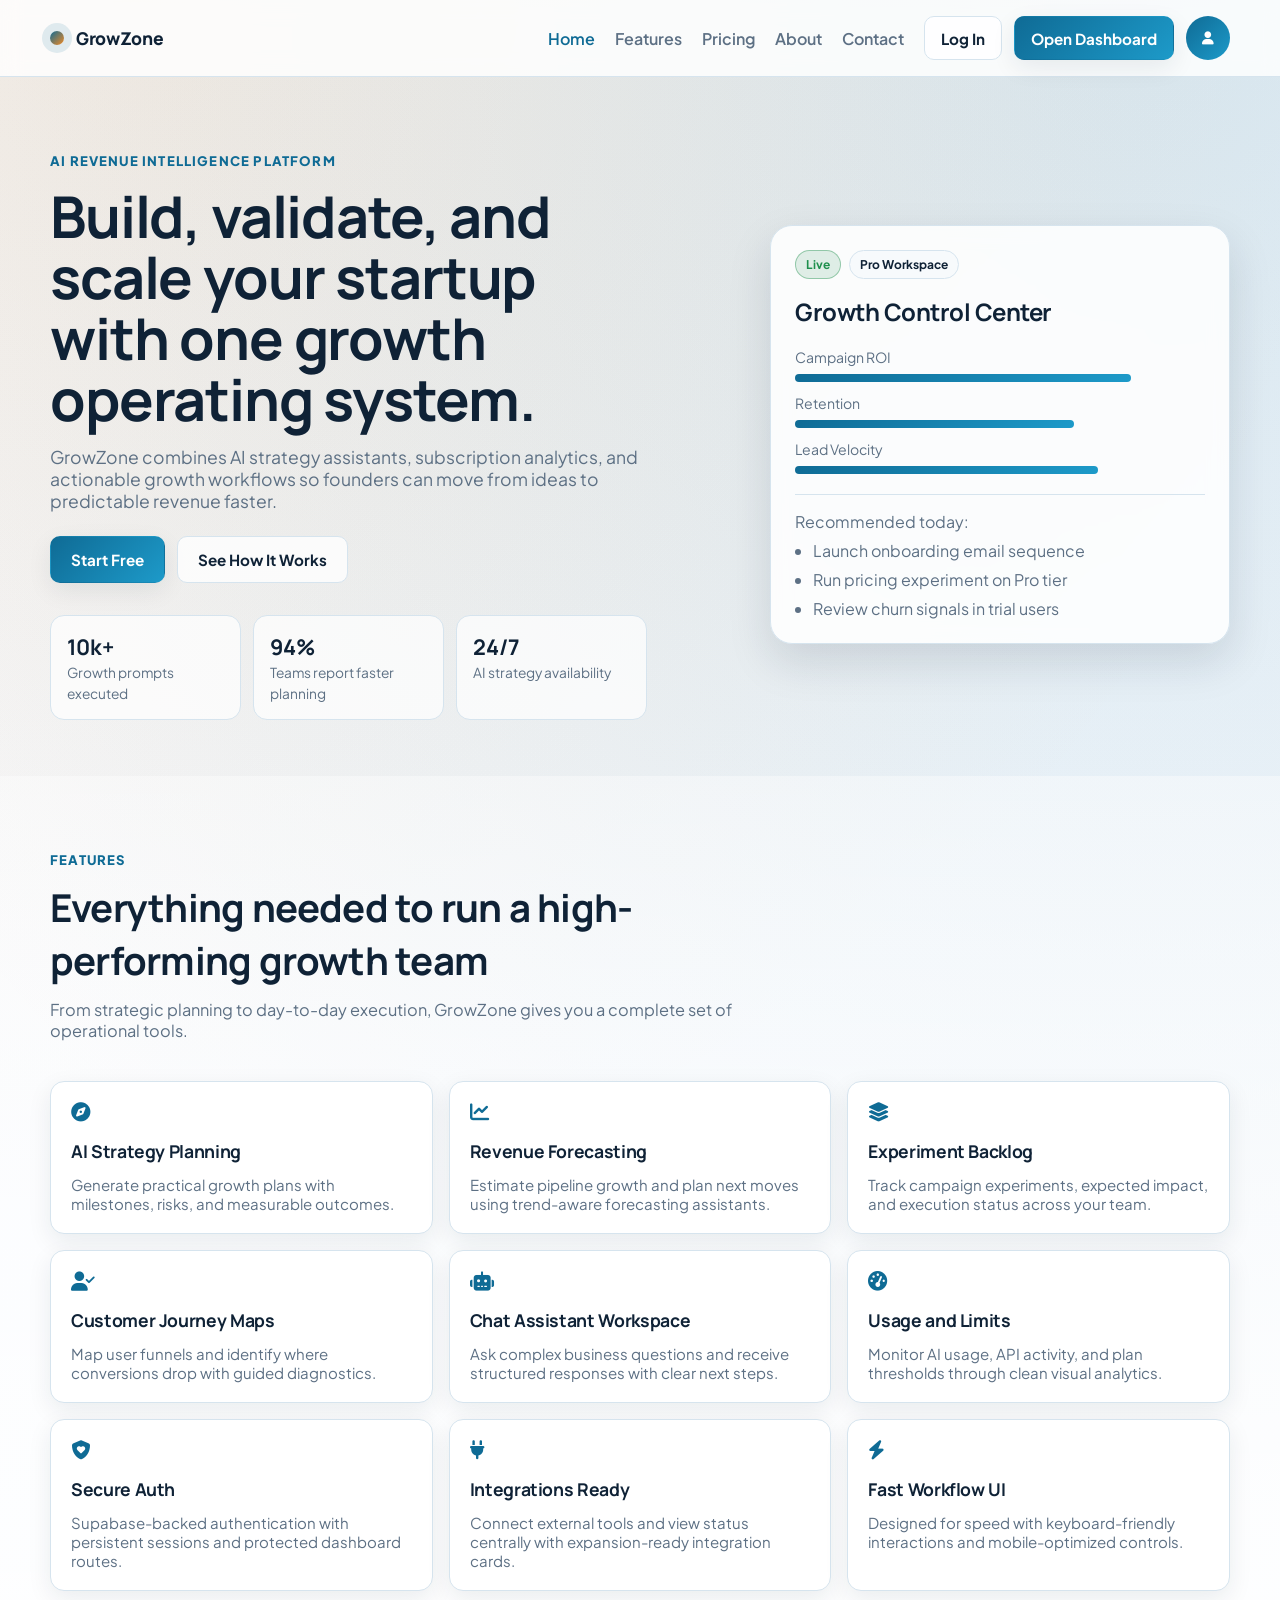
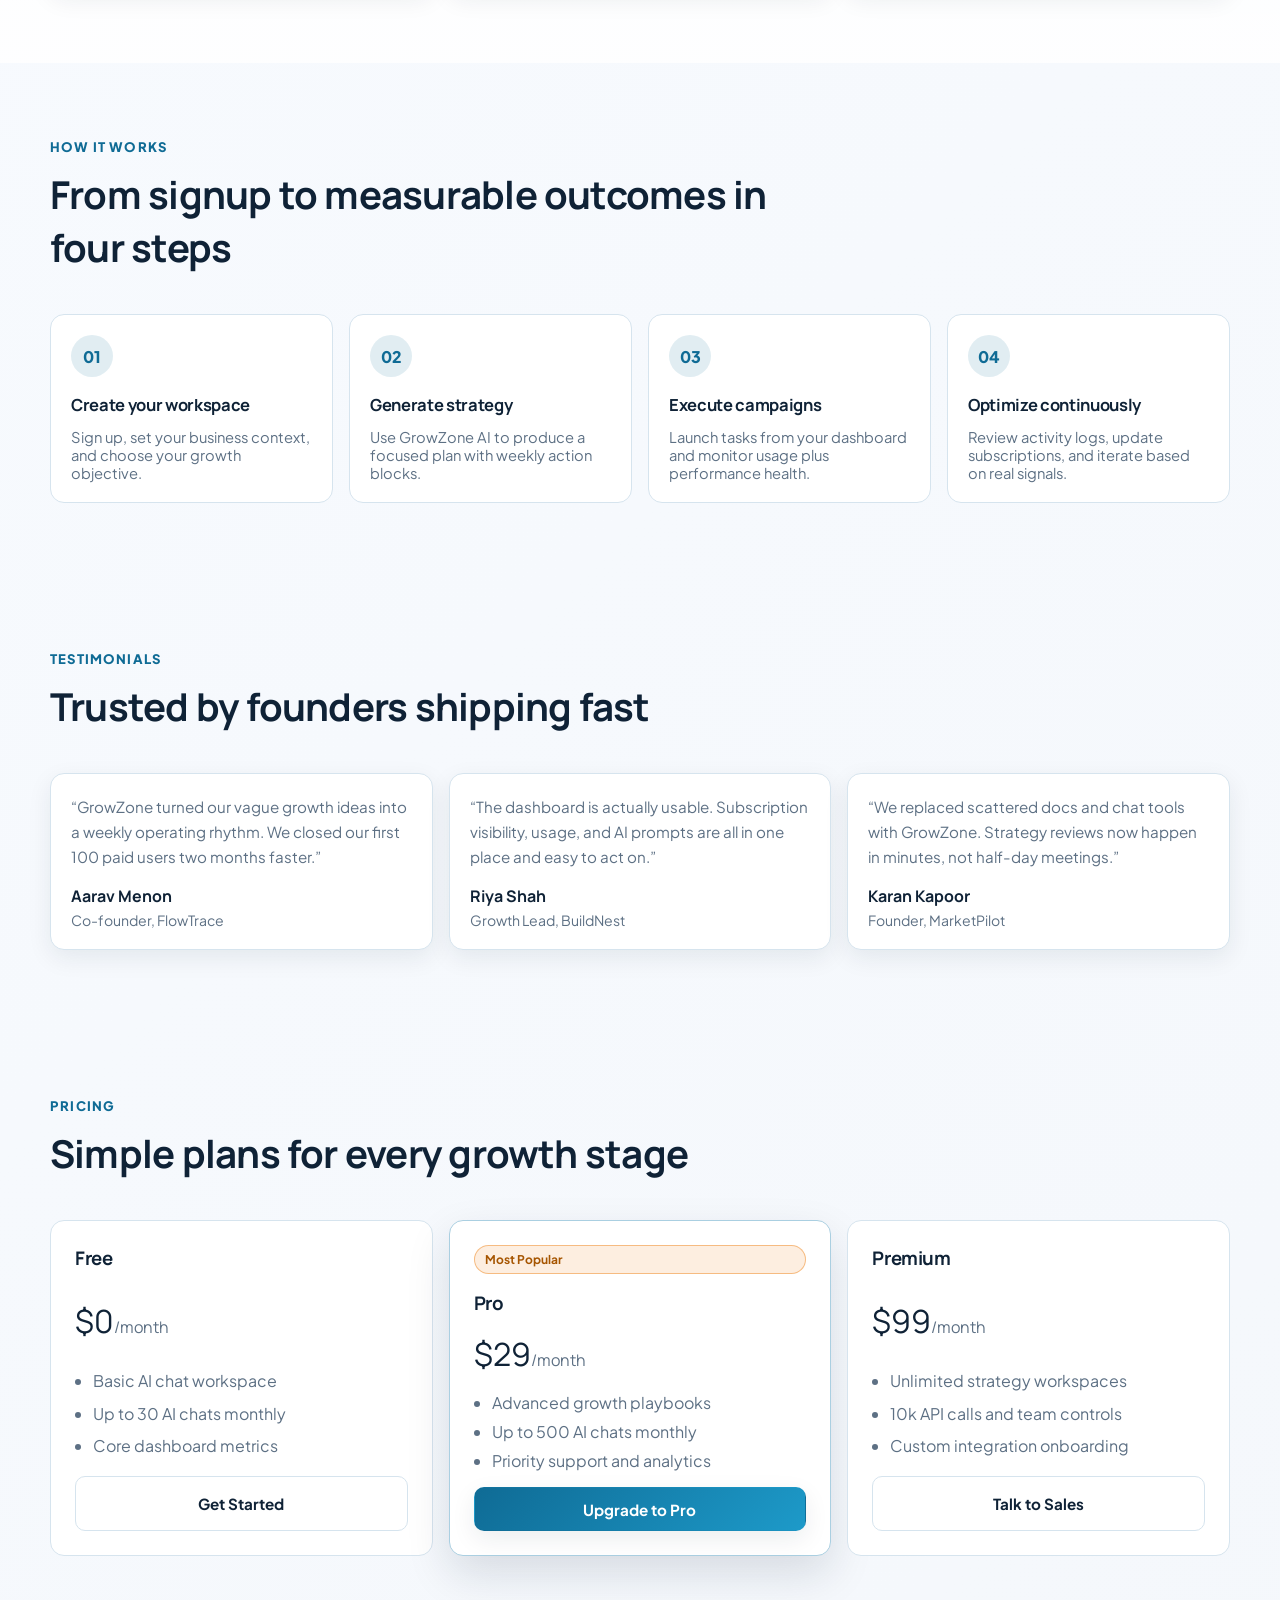
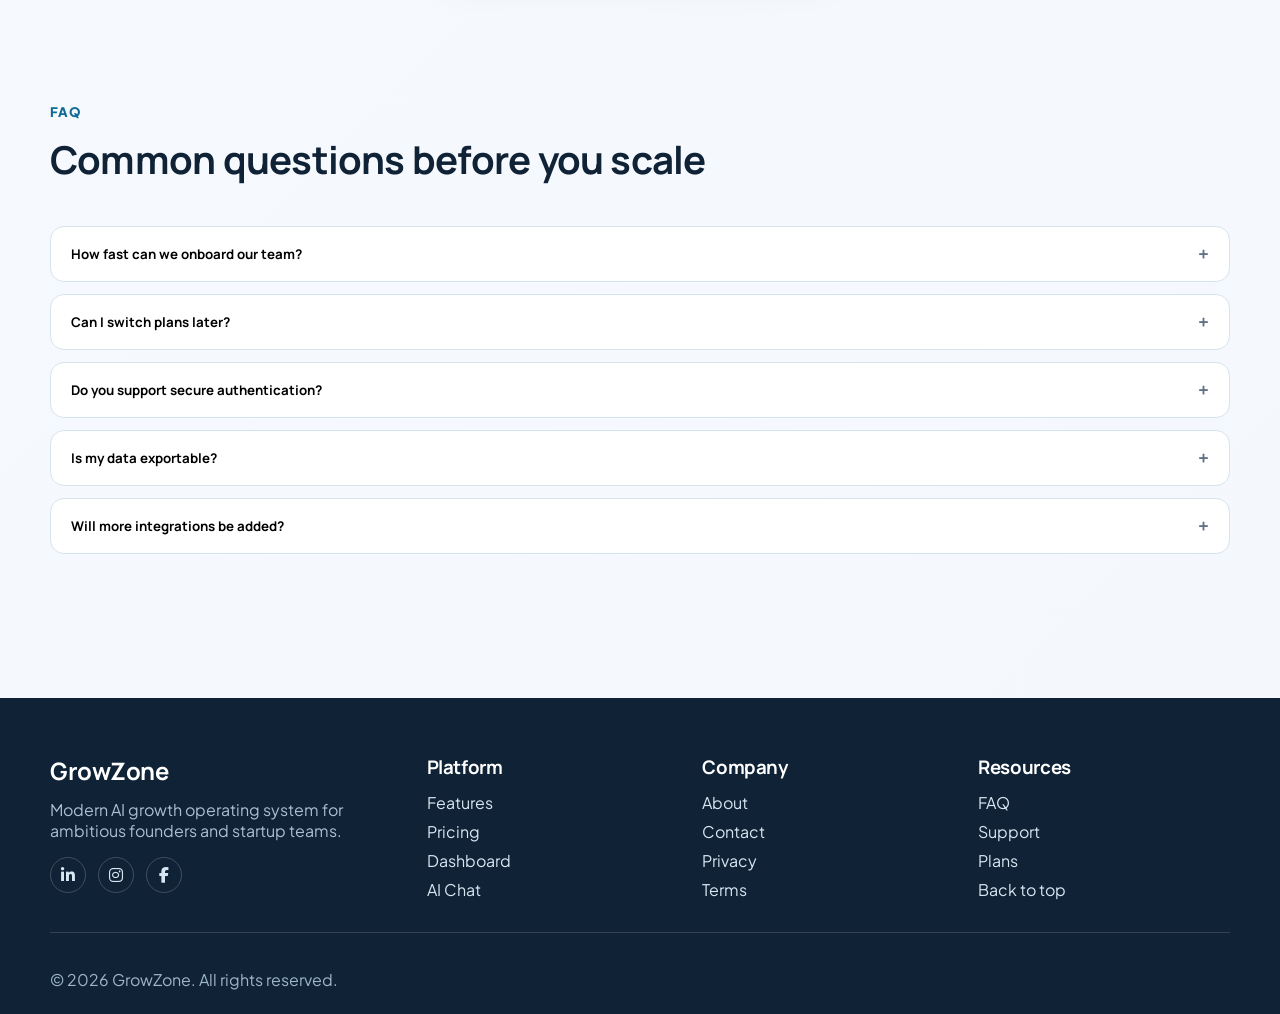
<file: index.html>
<!DOCTYPE html>
<html lang="en">
<head>
  <meta charset="UTF-8">
  <meta name="viewport" content="width=device-width, initial-scale=1.0">
  <title>GrowZone | AI Growth Copilot for Modern Startups</title>
  <meta name="description" content="GrowZone helps founders plan growth, optimize marketing, and run AI-powered strategy workflows from one SaaS platform.">
  <link rel="preconnect" href="https://fonts.googleapis.com">
  <link rel="preconnect" href="https://fonts.gstatic.com" crossorigin>
  <link href="https://fonts.googleapis.com/css2?family=Manrope:wght@500;600;700;800&family=Plus+Jakarta+Sans:wght@400;500;600;700&display=swap" rel="stylesheet">
  <link rel="stylesheet" href="https://cdnjs.cloudflare.com/ajax/libs/font-awesome/6.4.0/css/all.min.css">
  <link rel="stylesheet" href="saas-platform.css">
</head>
<body class="landing-body">
  <header class="site-header" id="top">
    <div class="container header-wrap">
      <a class="brand-link" href="index.html" aria-label="GrowZone home">
        <span class="brand-orb" aria-hidden="true"></span>
        <span class="brand-text">GrowZone</span>
      </a>

      <button class="menu-toggle" id="menuToggle" aria-label="Toggle navigation" aria-controls="primaryNav" aria-expanded="false">
        <i class="fa-solid fa-bars"></i>
      </button>

      <nav class="site-nav" id="primaryNav" aria-label="Primary">
        <a href="index.html" data-page="home" class="active">Home</a>
        <a href="feature.html" data-page="features">Features</a>
        <a href="pricing.html" data-page="pricing">Pricing</a>
        <a href="about.html" data-page="about">About</a>
        <a href="contact.html" data-page="contact">Contact</a>
      </nav>

      <div class="header-actions">
        <a class="btn btn-ghost" href="login.html">Log In</a>
        <a class="btn btn-primary" href="dashboard.html">Open Dashboard</a>
        <button class="profile-toggle" id="profileToggle" type="button" aria-label="Open account menu">
          <i class="fas fa-user"></i>
        </button>
      </div>
      <div class="profile-dropdown" id="profileDropdown" role="menu" aria-label="Account menu"></div>
    </div>
  </header>

  <main>
    <section class="hero-section" aria-labelledby="heroHeading">
      <div class="container hero-grid">
        <div class="hero-copy" data-reveal>
          <span class="eyebrow">AI Revenue Intelligence Platform</span>
          <h1 id="heroHeading">Build, validate, and scale your startup with one growth operating system.</h1>
          <p>
            GrowZone combines AI strategy assistants, subscription analytics, and actionable growth workflows so founders can move from ideas to predictable revenue faster.
          </p>
          <div class="hero-cta-row">
            <a class="btn btn-primary btn-lg" href="login.html">Start Free</a>
            <a class="btn btn-ghost btn-lg" href="#how-it-works">See How It Works</a>
          </div>
          <div class="metric-row" aria-label="Platform highlights">
            <article class="metric-card">
              <strong>10k+</strong>
              <span>Growth prompts executed</span>
            </article>
            <article class="metric-card">
              <strong>94%</strong>
              <span>Teams report faster planning</span>
            </article>
            <article class="metric-card">
              <strong>24/7</strong>
              <span>AI strategy availability</span>
            </article>
          </div>
        </div>

        <div class="hero-visual" data-reveal>
          <div class="glass-card dashboard-preview" aria-label="Dashboard preview">
            <div class="preview-top">
              <span class="chip chip-ok">Live</span>
              <span class="chip">Pro Workspace</span>
            </div>
            <h2>Growth Control Center</h2>
            <div class="preview-bars" aria-hidden="true">
              <div><span>Campaign ROI</span><b style="width:82%"></b></div>
              <div><span>Retention</span><b style="width:68%"></b></div>
              <div><span>Lead Velocity</span><b style="width:74%"></b></div>
            </div>
            <div class="preview-foot">
              <p>Recommended today:</p>
              <ul>
                <li>Launch onboarding email sequence</li>
                <li>Run pricing experiment on Pro tier</li>
                <li>Review churn signals in trial users</li>
              </ul>
            </div>
          </div>
        </div>
      </div>
    </section>

    <section class="section section-features" id="features" aria-labelledby="featureHeading">
      <div class="container">
        <header class="section-head" data-reveal>
          <span class="eyebrow">Features</span>
          <h2 id="featureHeading">Everything needed to run a high-performing growth team</h2>
          <p>From strategic planning to day-to-day execution, GrowZone gives you a complete set of operational tools.</p>
        </header>

        <div class="feature-grid">
          <article class="feature-card" data-reveal><i class="fa-solid fa-compass"></i><h3>AI Strategy Planning</h3><p>Generate practical growth plans with milestones, risks, and measurable outcomes.</p></article>
          <article class="feature-card" data-reveal><i class="fa-solid fa-chart-line"></i><h3>Revenue Forecasting</h3><p>Estimate pipeline growth and plan next moves using trend-aware forecasting assistants.</p></article>
          <article class="feature-card" data-reveal><i class="fa-solid fa-layer-group"></i><h3>Experiment Backlog</h3><p>Track campaign experiments, expected impact, and execution status across your team.</p></article>
          <article class="feature-card" data-reveal><i class="fa-solid fa-user-check"></i><h3>Customer Journey Maps</h3><p>Map user funnels and identify where conversions drop with guided diagnostics.</p></article>
          <article class="feature-card" data-reveal><i class="fa-solid fa-robot"></i><h3>Chat Assistant Workspace</h3><p>Ask complex business questions and receive structured responses with clear next steps.</p></article>
          <article class="feature-card" data-reveal><i class="fa-solid fa-gauge-high"></i><h3>Usage and Limits</h3><p>Monitor AI usage, API activity, and plan thresholds through clean visual analytics.</p></article>
          <article class="feature-card" data-reveal><i class="fa-solid fa-shield-heart"></i><h3>Secure Auth</h3><p>Supabase-backed authentication with persistent sessions and protected dashboard routes.</p></article>
          <article class="feature-card" data-reveal><i class="fa-solid fa-plug"></i><h3>Integrations Ready</h3><p>Connect external tools and view status centrally with expansion-ready integration cards.</p></article>
          <article class="feature-card" data-reveal><i class="fa-solid fa-bolt"></i><h3>Fast Workflow UI</h3><p>Designed for speed with keyboard-friendly interactions and mobile-optimized controls.</p></article>
        </div>
      </div>
    </section>

    <section class="section section-how" id="how-it-works" aria-labelledby="howHeading">
      <div class="container">
        <header class="section-head" data-reveal>
          <span class="eyebrow">How It Works</span>
          <h2 id="howHeading">From signup to measurable outcomes in four steps</h2>
        </header>

        <div class="steps-grid">
          <article class="step-card" data-reveal>
            <span class="step-index">01</span>
            <h3>Create your workspace</h3>
            <p>Sign up, set your business context, and choose your growth objective.</p>
          </article>
          <article class="step-card" data-reveal>
            <span class="step-index">02</span>
            <h3>Generate strategy</h3>
            <p>Use GrowZone AI to produce a focused plan with weekly action blocks.</p>
          </article>
          <article class="step-card" data-reveal>
            <span class="step-index">03</span>
            <h3>Execute campaigns</h3>
            <p>Launch tasks from your dashboard and monitor usage plus performance health.</p>
          </article>
          <article class="step-card" data-reveal>
            <span class="step-index">04</span>
            <h3>Optimize continuously</h3>
            <p>Review activity logs, update subscriptions, and iterate based on real signals.</p>
          </article>
        </div>
      </div>
    </section>

    <section class="section section-testimonials" aria-labelledby="testimonialHeading">
      <div class="container">
        <header class="section-head" data-reveal>
          <span class="eyebrow">Testimonials</span>
          <h2 id="testimonialHeading">Trusted by founders shipping fast</h2>
        </header>

        <div class="testimonial-grid">
          <article class="testimonial-card" data-reveal>
            <p>“GrowZone turned our vague growth ideas into a weekly operating rhythm. We closed our first 100 paid users two months faster.”</p>
            <div class="author"><strong>Aarav Menon</strong><span>Co-founder, FlowTrace</span></div>
          </article>
          <article class="testimonial-card" data-reveal>
            <p>“The dashboard is actually usable. Subscription visibility, usage, and AI prompts are all in one place and easy to act on.”</p>
            <div class="author"><strong>Riya Shah</strong><span>Growth Lead, BuildNest</span></div>
          </article>
          <article class="testimonial-card" data-reveal>
            <p>“We replaced scattered docs and chat tools with GrowZone. Strategy reviews now happen in minutes, not half-day meetings.”</p>
            <div class="author"><strong>Karan Kapoor</strong><span>Founder, MarketPilot</span></div>
          </article>
        </div>
      </div>
    </section>

    <section class="section section-pricing" aria-labelledby="pricingHeading">
      <div class="container">
        <header class="section-head" data-reveal>
          <span class="eyebrow">Pricing</span>
          <h2 id="pricingHeading">Simple plans for every growth stage</h2>
        </header>

        <div class="pricing-grid">
          <article class="price-card" data-reveal>
            <h3>Free</h3>
            <p class="price">$0<span>/month</span></p>
            <ul>
              <li>Basic AI chat workspace</li>
              <li>Up to 30 AI chats monthly</li>
              <li>Core dashboard metrics</li>
            </ul>
            <a class="btn btn-ghost" href="login.html">Get Started</a>
          </article>

          <article class="price-card featured" data-reveal>
            <span class="chip chip-accent">Most Popular</span>
            <h3>Pro</h3>
            <p class="price">$29<span>/month</span></p>
            <ul>
              <li>Advanced growth playbooks</li>
              <li>Up to 500 AI chats monthly</li>
              <li>Priority support and analytics</li>
            </ul>
            <a class="btn btn-primary" href="dashboard.html">Upgrade to Pro</a>
          </article>

          <article class="price-card" data-reveal>
            <h3>Premium</h3>
            <p class="price">$99<span>/month</span></p>
            <ul>
              <li>Unlimited strategy workspaces</li>
              <li>10k API calls and team controls</li>
              <li>Custom integration onboarding</li>
            </ul>
            <a class="btn btn-ghost" href="contact.html">Talk to Sales</a>
          </article>
        </div>
      </div>
    </section>

    <section class="section section-faq" aria-labelledby="faqHeading">
      <div class="container">
        <header class="section-head" data-reveal>
          <span class="eyebrow">FAQ</span>
          <h2 id="faqHeading">Common questions before you scale</h2>
        </header>

        <div class="faq-list" id="faqList">
          <article class="faq-item" data-reveal>
            <button class="faq-question" aria-expanded="false" aria-controls="faq1" id="faqBtn1">How fast can we onboard our team?</button>
            <div class="faq-answer" id="faq1" role="region" aria-labelledby="faqBtn1" hidden>
              <p>Most teams finish setup in under 10 minutes. You can start with one workspace and add teammates as your plan grows.</p>
            </div>
          </article>
          <article class="faq-item" data-reveal>
            <button class="faq-question" aria-expanded="false" aria-controls="faq2" id="faqBtn2">Can I switch plans later?</button>
            <div class="faq-answer" id="faq2" role="region" aria-labelledby="faqBtn2" hidden>
              <p>Yes, upgrade or downgrade from the dashboard subscription panel. Plan changes apply instantly with clear billing dates.</p>
            </div>
          </article>
          <article class="faq-item" data-reveal>
            <button class="faq-question" aria-expanded="false" aria-controls="faq3" id="faqBtn3">Do you support secure authentication?</button>
            <div class="faq-answer" id="faq3" role="region" aria-labelledby="faqBtn3" hidden>
              <p>GrowZone uses Supabase auth with persistent sessions and route protection for dashboard and AI tools.</p>
            </div>
          </article>
          <article class="faq-item" data-reveal>
            <button class="faq-question" aria-expanded="false" aria-controls="faq4" id="faqBtn4">Is my data exportable?</button>
            <div class="faq-answer" id="faq4" role="region" aria-labelledby="faqBtn4" hidden>
              <p>Yes. Chat histories and strategy artifacts can be exported from your workspace for reporting or backup.</p>
            </div>
          </article>
          <article class="faq-item" data-reveal>
            <button class="faq-question" aria-expanded="false" aria-controls="faq5" id="faqBtn5">Will more integrations be added?</button>
            <div class="faq-answer" id="faq5" role="region" aria-labelledby="faqBtn5" hidden>
              <p>Absolutely. The integrations panel is designed for rapid additions, including CRM, billing, and analytics providers.</p>
            </div>
          </article>
        </div>
      </div>
    </section>
  </main>

  <footer class="site-footer" aria-labelledby="footerHeading">
    <div class="container footer-grid">
      <div>
        <h2 id="footerHeading">GrowZone</h2>
        <p>Modern AI growth operating system for ambitious founders and startup teams.</p>
        <div class="social-row" aria-label="Social links">
          <a href="https://www.linkedin.com" aria-label="LinkedIn"><i class="fab fa-linkedin-in"></i></a>
          <a href="https://www.instagram.com" aria-label="Instagram"><i class="fab fa-instagram"></i></a>
          <a href="https://www.facebook.com" aria-label="Facebook"><i class="fab fa-facebook-f"></i></a>
        </div>
      </div>

      <div>
        <h3>Platform</h3>
        <ul>
          <li><a href="feature.html">Features</a></li>
          <li><a href="pricing.html">Pricing</a></li>
          <li><a href="dashboard.html">Dashboard</a></li>
          <li><a href="growai.html">AI Chat</a></li>
        </ul>
      </div>

      <div>
        <h3>Company</h3>
        <ul>
          <li><a href="about.html">About</a></li>
          <li><a href="contact.html">Contact</a></li>
          <li><a href="privacy.html">Privacy</a></li>
          <li><a href="terms.html">Terms</a></li>
        </ul>
      </div>

      <div>
        <h3>Resources</h3>
        <ul>
          <li><a href="#faqHeading">FAQ</a></li>
          <li><a href="contact.html">Support</a></li>
          <li><a href="pricing.html">Plans</a></li>
          <li><a href="#top">Back to top</a></li>
        </ul>
      </div>
    </div>
    <div class="container footer-bottom">
      <p>&copy; <span id="yearNow"></span> GrowZone. All rights reserved.</p>
    </div>
  </footer>

  <script type="module" src="landing.js"></script>
  <script type="module" src="auth-ui.js"></script>
</body>
</html>
</file>
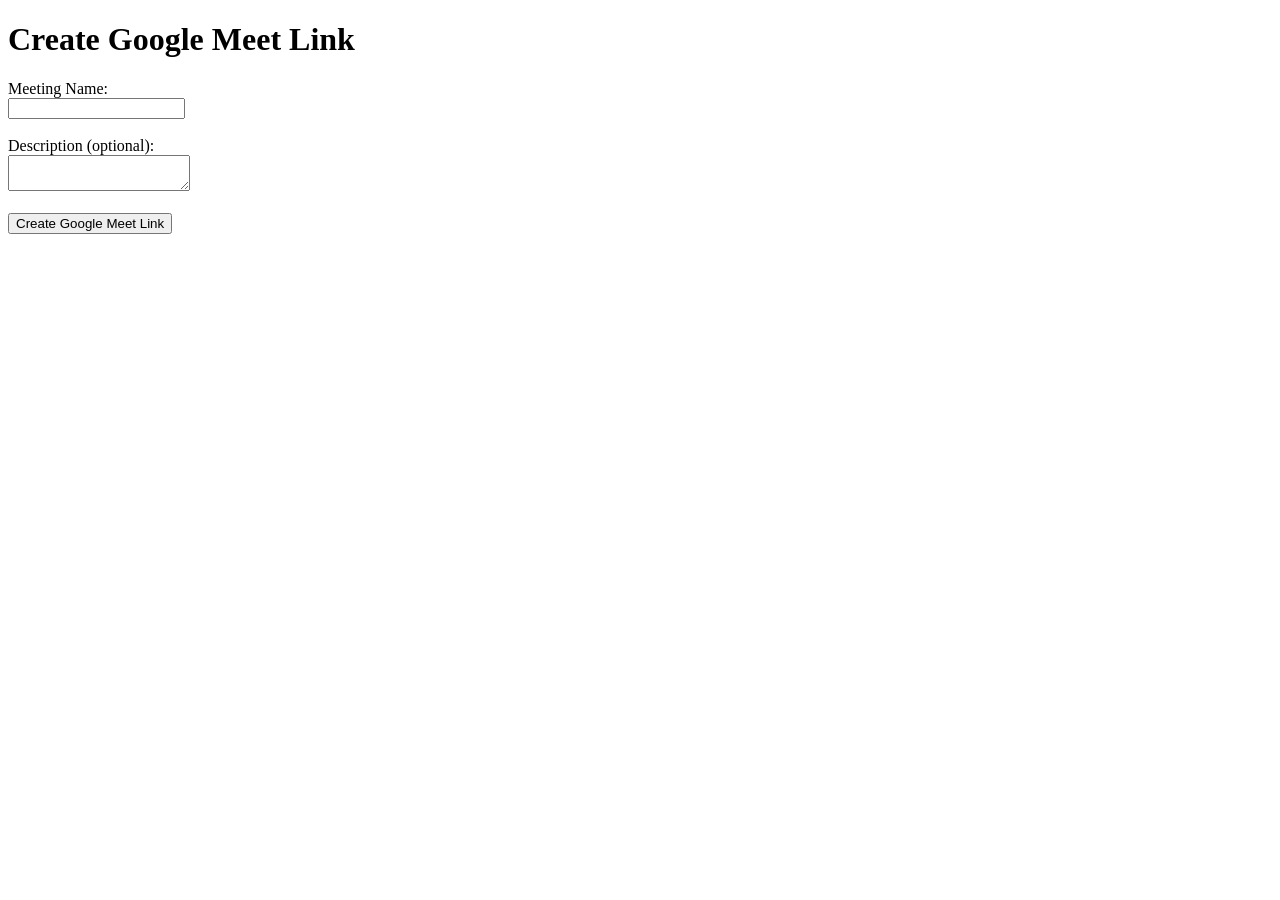
<file: Google meet/templates/index.html>
<!DOCTYPE html>
<html>
<head>
    <title>SQGrowZone Meet Generator</title>
</head>
<body>
    <h1>Create Google Meet Link</h1>
    <form action="/create_meet" method="post">
        <label>Meeting Name:</label><br>
        <input type="text" name="name" required><br><br>

        <label>Description (optional):</label><br>
        <textarea name="description"></textarea><br><br>

        <button type="submit">Create Google Meet Link</button>
    </form>
</body>
</html>
</file>
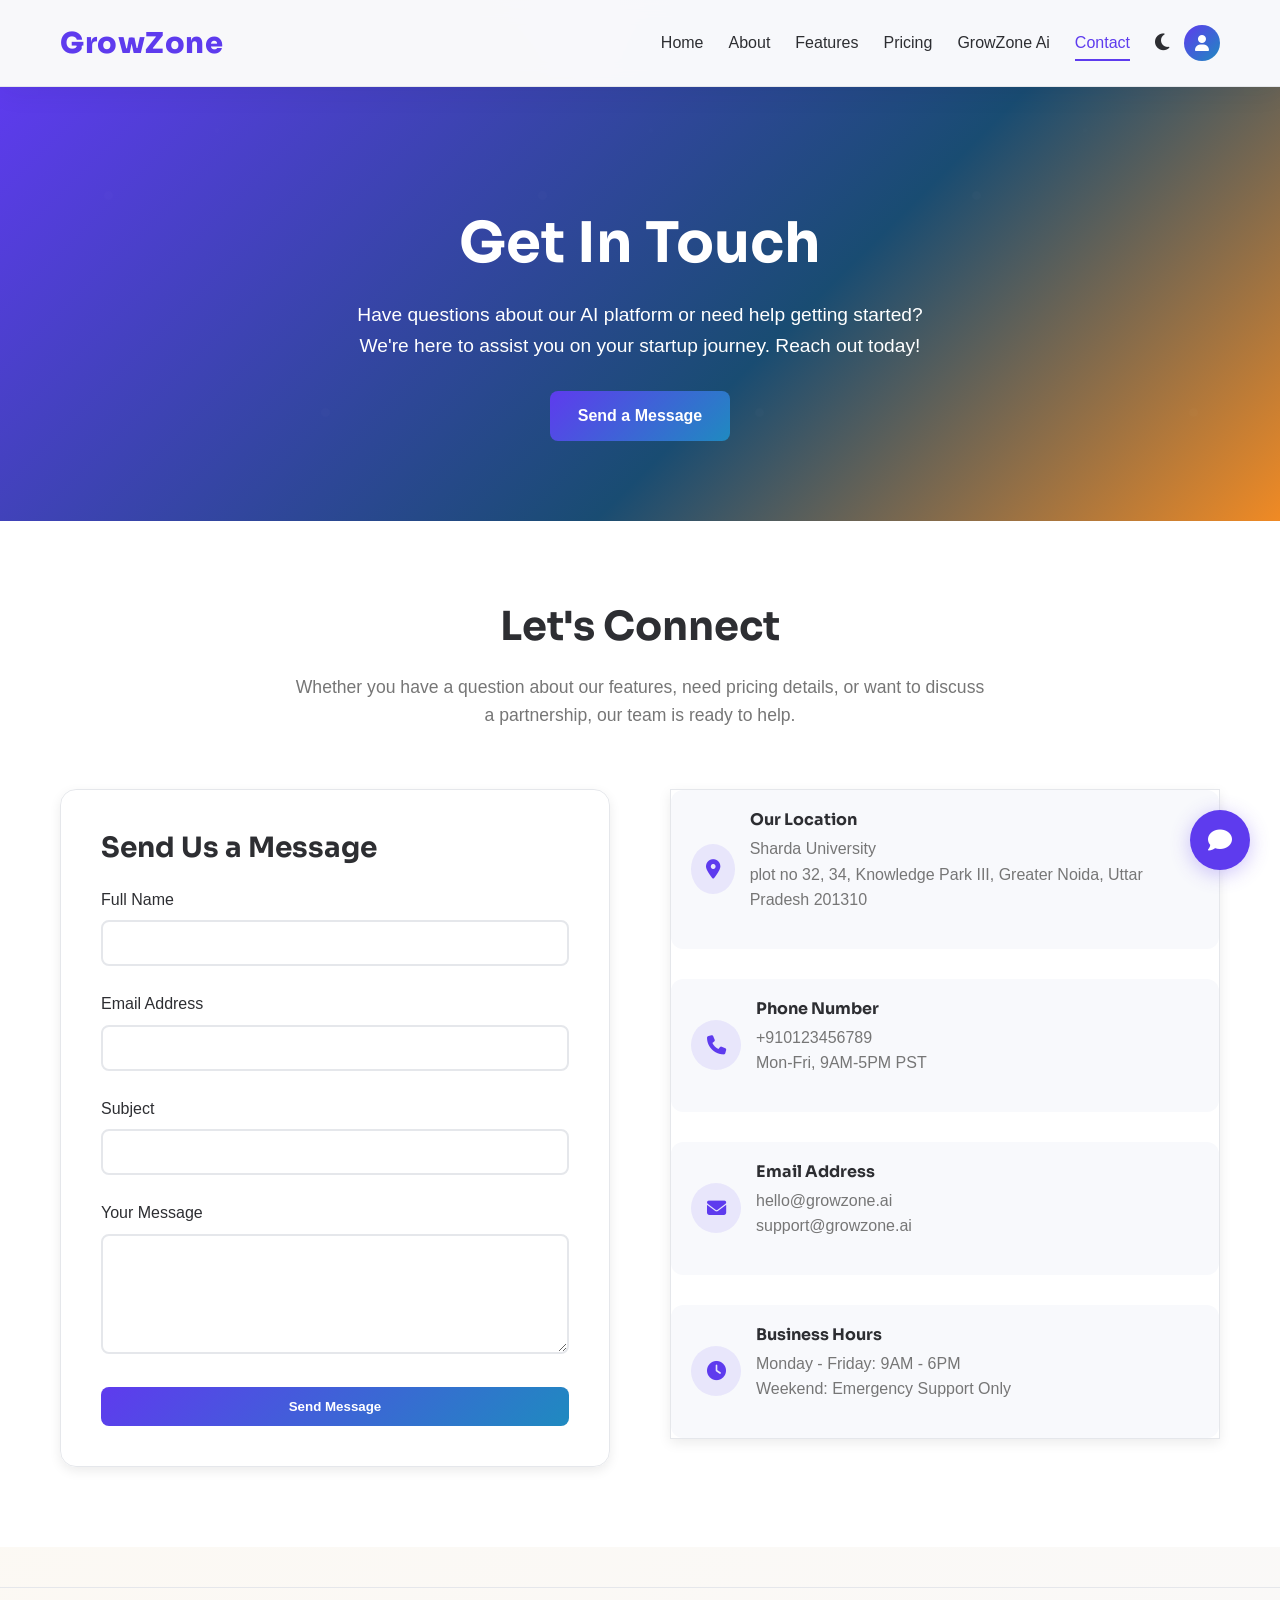
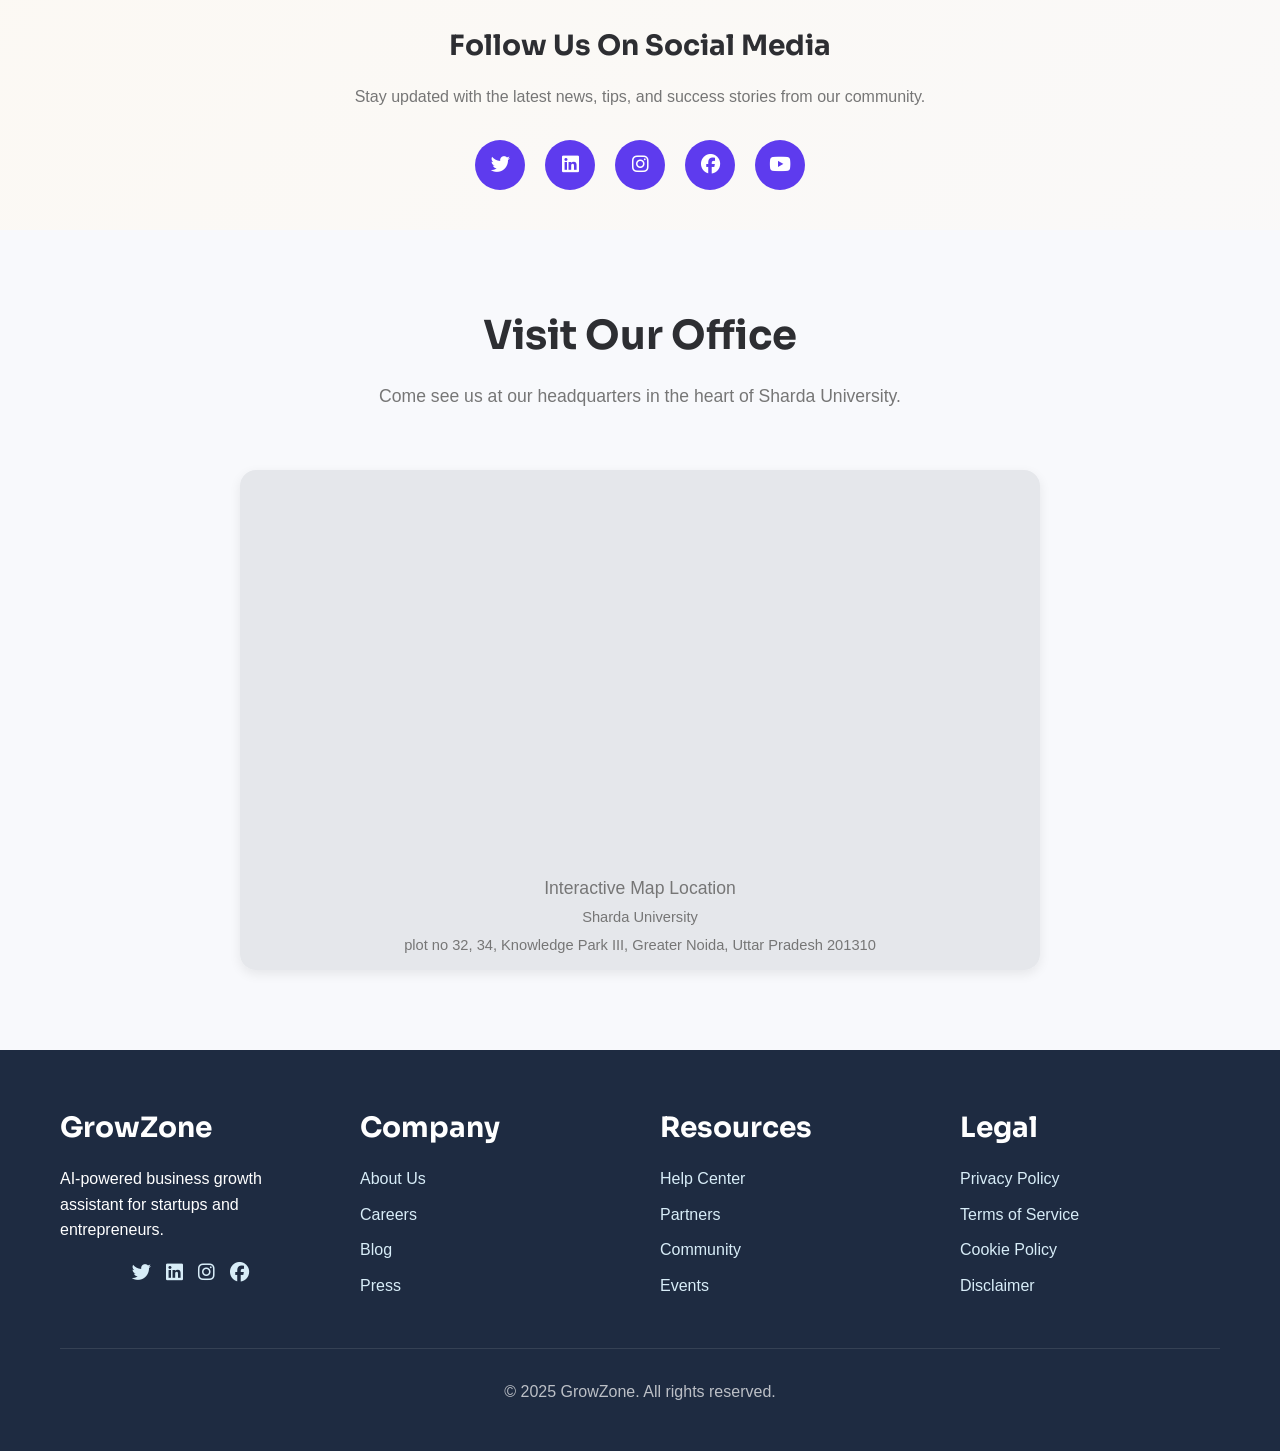
<file: contact.html>
<!DOCTYPE html>
<html lang="en">
<head>
    <meta charset="UTF-8">
    <meta name="viewport" content="width=device-width, initial-scale=1.0">
    <title>Contact Us - GrowZone AI</title>
    <link rel="stylesheet" href="https://cdnjs.cloudflare.com/ajax/libs/font-awesome/6.4.0/css/all.min.css">
    <link rel="stylesheet" href="site-theme.css">
    <style>
        /* CSS Variables - Consistent with Previous Pages */
        :root {
            --primary: #5E3BEE;
            --secondary: #1E1E2C;
            --accent: #FF6B6B;
            --background: #F8F9FC;
            --text: #2D2E32;
            --text-light: #767676;
            --border: #E5E7EB;
            --white: #FFFFFF;
            --shadow: 0 4px 12px rgba(0, 0, 0, 0.08);
            --transition: all 0.3s ease;
        }

        /* Dark theme variables */
        .dark-theme {
            --background: #1E1E2C;
            --text: #F8F9FC;
            --text-light: #A0A0A0;
            --border: #2D2E32;
            --white: #252836;
            --shadow: 0 4px 12px rgba(0, 0, 0, 0.2);
        }

        /* Base Styles */
        * {
            margin: 0;
            padding: 0;
            box-sizing: border-box;
        }

        body {
            font-family: 'Inter', -apple-system, BlinkMacSystemFont, sans-serif;
            line-height: 1.6;
            color: var(--text);
            background-color: var(--background);
            transition: var(--transition);
        }

        .container {
            width: 100%;
            max-width: 1200px;
            margin: 0 auto;
            padding: 0 20px;
        }

        h1, h2, h3, h4 {
            font-weight: 700;
            line-height: 1.3;
        }

        h1 {
            font-size: 3rem;
        }

        h2 {
            font-size: 2.5rem;
        }

        h3 {
            font-size: 1.75rem;
        }

        p {
            margin-bottom: 1rem;
        }

        a {
            text-decoration: none;
            color: var(--primary);
            transition: var(--transition);
        }

        /* Button Styles - Consistent */
        .btn {
            display: inline-block;
            padding: 12px 28px;
            border-radius: 8px;
            font-weight: 600;
            cursor: pointer;
            transition: var(--transition);
            text-align: center;
            border: none;
        }

        .btn-primary {
            background-color: var(--primary);
            color: white;
        }

        .btn-primary:hover {
            background-color: #4a2fbe;
            transform: translateY(-2px);
            box-shadow: var(--shadow);
        }

        .btn-secondary {
            background-color: transparent;
            color: var(--primary);
            border: 1px solid var(--primary);
        }

        .btn-secondary:hover {
            background-color: rgba(94, 59, 238, 0.1);
            transform: translateY(-2px);
        }

        /* Header and Navigation - Consistent */
        header {
            position: sticky;
            top: 0;
            z-index: 100;
            background: rgba(248, 249, 252, 0.95);
            backdrop-filter: blur(10px);
            padding: 20px 0;
            border-bottom: 1px solid var(--border);
            transition: var(--transition);
        }

        .dark-theme header {
            background: rgba(30, 30, 44, 0.95);
        }

        .nav-container {
            display: flex;
            justify-content: space-between;
            align-items: center;
        }

        .logo {
            font-size: 1.8rem;
            font-weight: 800;
            color: var(--primary);
        }

        .nav-links {
            display: flex;
            gap: 25px;
            margin-left: auto;   /* push nav towards right */
            margin-right: 15px; 
        }

        .nav-links a {
            color: var(--text);
            font-weight: 500;
            position: relative;
        }

        .nav-links a.active {
            color: var(--primary);
        }

        .nav-links a.active::after {
            content: '';
            position: absolute;
            bottom: -5px;
            left: 0;
            width: 100%;
            height: 2px;
            background-color: var(--primary);
        }

        .nav-links a:hover {
            color: var(--primary);
        }

        .theme-toggle {
            background: none;
            border: none;
            color: var(--text);
            cursor: pointer;
            font-size: 1.2rem;
        }

        .mobile-menu-btn {
            display: none;
            background: none;
            border: none;
            color: var(--text);
            font-size: 1.5rem;
            cursor: pointer;
        }
        .profile-toggle {
            background: var(--primary);
            border: none;
            color: #fff;
            width: 36px;
            height: 36px;
            border-radius: 50%;
            display: flex;
            align-items: center;
            justify-content: center;
            font-size: 1rem;
            cursor: pointer;
            transition: var(--transition);
        }
                .profile-dropdown {
  position: absolute;
  top: 60px; /* below header */
  right: 20px;
  background: var(--white);
  border-radius: 8px;
  box-shadow: 0 4px 12px rgba(0,0,0,0.1);
  display: none;
  flex-direction: column;
  min-width: 180px;
  z-index: 1000;
}

.profile-dropdown.show {
  display: flex;
}

.profile-dropdown a, 
.profile-dropdown button {
  padding: 10px 15px;
  text-align: left;
  border: none;
  background: none;
  cursor: pointer;
  font-size: 14px;
  color: var(--text);
  transition: var(--transition);
}

.profile-dropdown a:hover, 
.profile-dropdown button:hover {
  background: rgba(0,0,0,0.05);
}


.profile-toggle:hover {
  background: #4a2fbe;
  transform: scale(1.05);
}
        /* Contact Hero Section */
        .contact-hero {
            padding: 120px 0 80px;
            text-align: center;
            background: linear-gradient(135deg, var(--primary) 0%, #7C3AED 100%);
            color: white;
            position: relative;
            overflow: hidden;
        }

        .contact-hero::before {
            content: '';
            position: absolute;
            top: 0;
            left: 0;
            right: 0;
            bottom: 0;
            background: url('data:image/svg+xml,<svg xmlns="http://www.w3.org/2000/svg" viewBox="0 0 100 100"><defs><pattern id="grain" width="100" height="100" patternUnits="userSpaceOnUse"><circle cx="25" cy="25" r="1" fill="white" opacity="0.1"/><circle cx="75" cy="75" r="1" fill="white" opacity="0.1"/><circle cx="50" cy="10" r="0.5" fill="white" opacity="0.05"/></pattern></defs><rect width="100" height="100" fill="url(%23grain)"/></svg>');
            opacity: 0.1;
        }

        .contact-hero .container {
            position: relative;
            z-index: 1;
        }

        .contact-hero h1 {
            font-size: 3.5rem;
            margin-bottom: 20px;
            color: white;
        }

        .contact-hero p {
            font-size: 1.2rem;
            max-width: 600px;
            margin: 0 auto 30px;
            color: rgba(255, 255, 255, 0.9);
        }

        /* Contact Section */
        .contact-section {
            padding: 80px 0;
            background-color: var(--white);
        }

        .dark-theme .contact-section {
            background-color: var(--secondary);
        }

        .section-header {
            text-align: center;
            max-width: 700px;
            margin: 0 auto 60px;
        }

        .section-title {
            margin-bottom: 20px;
            color: var(--text);
        }

        .section-subtitle {
            color: var(--text-light);
            font-size: 1.1rem;
        }

        .contact-content {
            display: grid;
            grid-template-columns: 1fr 1fr;
            gap: 60px;
            align-items: start;
        }

        /* Contact Form */
        .contact-form {
            background-color: var(--background);
            padding: 40px;
            border-radius: 16px;
            box-shadow: var(--shadow);
        }

        .dark-theme .contact-form {
            background-color: var(--white);
        }

        .form-group {
            margin-bottom: 25px;
            position: relative;
        }

        .form-group label {
            display: block;
            margin-bottom: 8px;
            font-weight: 500;
            color: var(--text);
        }

        .form-group input,
        .form-group textarea {
            width: 100%;
            padding: 12px 16px;
            border: 2px solid var(--border);
            border-radius: 8px;
            font-size: 1rem;
            transition: var(--transition);
            background-color: var(--white);
            color: var(--text);
        }

        .dark-theme .form-group input,
        .dark-theme .form-group textarea {
            background-color: var(--secondary);
            border-color: var(--border);
            color: var(--text);
        }

        .form-group input:focus,
        .form-group textarea:focus {
            outline: none;
            border-color: var(--primary);
            box-shadow: 0 0 0 3px rgba(94, 59, 238, 0.1);
            transform: translateY(-2px);
        }

        .form-group textarea {
            resize: vertical;
            min-height: 120px;
        }

        .form-message {
            margin-top: 20px;
            padding: 12px;
            border-radius: 8px;
            display: none;
        }

        .form-message.success {
            background-color: rgba(34, 197, 94, 0.1);
            color: #22c55e;
            border: 1px solid #22c55e;
            display: block;
        }

        .form-message.error {
            background-color: rgba(239, 68, 68, 0.1);
            color: #ef4444;
            border: 1px solid #ef4444;
            display: block;
        }

        /* Contact Info */
        .contact-info {
            display: flex;
            flex-direction: column;
            gap: 30px;
        }

        .info-item {
            display: flex;
            align-items: center;
            gap: 15px;
            padding: 20px;
            background-color: var(--background);
            border-radius: 12px;
            transition: var(--transition);
        }

        .dark-theme .info-item {
            background-color: var(--white);
        }

        .info-item:hover {
            transform: translateX(5px);
            box-shadow: var(--shadow);
        }

        .info-icon {
            width: 50px;
            height: 50px;
            background-color: rgba(94, 59, 238, 0.1);
            border-radius: 50%;
            display: flex;
            align-items: center;
            justify-content: center;
            color: var(--primary);
            font-size: 1.2rem;
        }

        .info-text h4 {
            margin-bottom: 5px;
            color: var(--text);
        }

        .info-text p {
            color: var(--text-light);
        }

        /* Social Media */
        .social-section {
            text-align: center;
            padding: 40px 0;
            border-top: 1px solid var(--border);
            margin-top: 40px;
        }

        .social-links {
            display: flex;
            justify-content: center;
            gap: 20px;
            margin-top: 20px;
        }

        .social-links a {
            width: 50px;
            height: 50px;
            background-color: var(--primary);
            color: white;
            border-radius: 50%;
            display: flex;
            align-items: center;
            justify-content: center;
            transition: var(--transition);
            font-size: 1.2rem;
        }

        .social-links a:hover {
            background-color: #4a2fbe;
            transform: translateY(-3px) scale(1.1);
        }

        /* Map Section */
        .map-section {
            padding: 80px 0;
            background-color: var(--background);
            text-align: center;
        }

        .dark-theme .map-section {
            background-color: var(--white);
        }

        .map-container {
            max-width: 800px;
            margin: 0 auto;
            border-radius: 16px;
            overflow: hidden;
            box-shadow: var(--shadow);
            height: 500px;
        }

        .map-placeholder {
            width: 100%;
            height: 100%;
            background-color: #e5e7eb;
            display: flex;
            align-items: center;
            justify-content: center;
            color: var(--text-light);
            font-size: 1.1rem;
        }

        /* Footer - Consistent with Previous Pages */
        footer {
            background-color: var(--secondary);
            color: white;
            padding: 60px 0 30px;
        }

        .footer-content {
            display: grid;
            grid-template-columns: repeat(auto-fit, minmax(200px, 1fr));
            gap: 40px;
            margin-bottom: 40px;
        }

        .footer-column h3 {
            margin-bottom: 20px;
            color: white;
        }

        .footer-column ul {
            list-style: none;
        }

        .footer-column ul li {
            margin-bottom: 10px;
        }

        .footer-column ul li a {
            color: rgba(255, 255, 255, 0.7);
        }

        .footer-column ul li a:hover {
            color: white;
        }

        .social-links.footer-social {
            display: flex;
            gap: 15px;
            margin-top: 20px;
        }

        .social-links.footer-social a {
            color: white;
            font-size: 1.2rem;
            width: auto;
            height: auto;
            background: none;
        }

        .footer-bottom {
            text-align: center;
            padding-top: 30px;
            border-top: 1px solid rgba(255, 255, 255, 0.1);
            color: rgba(255, 255, 255, 0.7);
        }

        /* Chat Button - Consistent */
        .chat-button {
            position: fixed;
            bottom: 30px;
            right: 30px;
            width: 60px;
            height: 60px;
            border-radius: 50%;
            background-color: var(--primary);
            color: white;
            display: flex;
            align-items: center;
            justify-content: center;
            box-shadow: 0 4px 20px rgba(94, 59, 238, 0.3);
            cursor: pointer;
            z-index: 99;
            transition: var(--transition);
        }

        .chat-button:hover {
            transform: scale(1.1);
        }

        .chat-button i {
            font-size: 1.5rem;
        }

        /* Responsive Design */
        @media (max-width: 992px) {
            .contact-hero h1 {
                font-size: 2.8rem;
            }
            
            .contact-content {
                grid-template-columns: 1fr;
                gap: 40px;
            }
        }
/*
        @media (max-width: 768px) {
            .nav-links {
                display: none;
            }
            
            .mobile-menu-btn {
                display: block;
            }
            
            .contact-hero {
                padding: 80px 0 60px;
            }
            
            .contact-hero h1 {
                font-size: 2.2rem;
            }
            
            .contact-form {
                padding: 30px 20px;
            }
            
            .social-links {
                gap: 15px;
            }
        } */
          @media (max-width: 768px) {
    .nav-links {
        position: absolute;
        top: 70px;
        right: 20px;
        flex-direction: column;
        background: var(--white);
        border-radius: 12px;
        box-shadow: var(--shadow);
        overflow: hidden;

        /* animation setup */
        max-height: 0;
        opacity: 0;
        transition: max-height 0.3s ease, opacity 0.3s ease;
    }

    .nav-links.show {
        max-height: 150px; /* ≈ 3 lines */
        opacity: 1;
        overflow-y: auto;  /* scroll for more */
    }

    .mobile-menu-btn {
        display: block;
    }
    .contact-hero {
                padding: 80px 0 60px;
            }
            
            .contact-hero h1 {
                font-size: 2.2rem;
            }
            
            .contact-form {
                padding: 30px 20px;
            }
            
            .social-links {
                gap: 15px;
            }
}

        /*contact*/
            .form-message {
  display: none;
  margin-top: 15px;
  padding: 10px;
  border-radius: 6px;
  font-size: 14px;
}
.form-message.success {
  background: #d4edda;
  color: #155724;
}
.form-message.error {
  background: #f8d7da;
  color: #721c24;
}

         /*Bot CSS Code */
        /* GrowZone AI Chat Styles */
#growzone-chat-icon {
  position: fixed;
  bottom: 30px;
  right: 30px;
  width: 60px;
  height: 60px;
  border-radius: 50%;
  background-color: var(--primary);
  color: #fff;
  display: flex;
  align-items: center;
  justify-content: center;
  font-size: 1.5rem;
  cursor: pointer;
  box-shadow: 0 4px 20px rgba(94, 59, 238, 0.3);
  z-index: 9999;
  transition: var(--transition);
}

#growzone-chat-icon:hover {
  transform: scale(1.1);
}

#growzone-chat-widget {
  position: fixed;
  bottom: 100px;
  right: 30px;
  width: 300px;
  max-height: 400px;
  background-color: var(--white);
  border-radius: 12px;
  box-shadow: 0 4px 20px rgba(0,0,0,0.2);
  display: none;
  flex-direction: column;
  overflow: hidden;
  font-family: Arial, sans-serif;
  z-index: 9999;
}

#growzone-chat-header {
  background-color: var(--primary);
  color: white;
  padding: 10px;
  font-weight: bold;
  display: flex;
  justify-content: space-between;
  align-items: center;
}

#growzone-chat-body {
  padding: 10px;
  height: 250px;
  overflow-y: auto;
  background-color: var(--background);
}

#growzone-chat-input {
  display: flex;
  border-top: 1px solid var(--border);
}

#growzone-chat-input input {
  flex: 1;
  border: none;
  padding: 8px;
  font-size: 14px;
}

#growzone-chat-input button {
  background-color: var(--primary);
  color: #fff;
  border: none;
  padding: 8px 12px;
  cursor: pointer;
}

    </style>
</head>
<body>
    <!-- Header & Navigation -->
    <header>
        <div class="container nav-container">
            <a href="index.html" class="logo">GrowZone</a>
            
            <nav class="nav-links">
                <a href="index.html">Home</a>
                <a href="about.html">About</a>
                <a href="feature.html">Features</a>
                <a href="pricing.html">Pricing</a>
                <a href="growai.html">GrowZone Ai</a>
                <a href="contact.html" class="active">Contact</a>
                <button class="theme-toggle" id="themeToggle">
                    <i class="fas fa-moon"></i>
                </button>
            </nav>
            
            <button class="mobile-menu-btn">
                <i class="fas fa-bars"></i>
            </button>
            <button class="profile-toggle" id="profileToggle">
                <i class="fas fa-user"></i>
            </button>
            <!-- Profile Dropdown -->
<div class="profile-dropdown" id="profileDropdown">
  <!-- content will be injected by JS -->
</div>
        </div>
    </header>

    <!-- Contact Hero Section -->
    <section class="contact-hero">
        <div class="container">
            <h1>Get In Touch</h1>
            <p>Have questions about our AI platform or need help getting started? We're here to assist you on your startup journey. Reach out today!</p>
            <a href="#contact-form" class="btn btn-primary">Send a Message</a>
        </div>
    </section>

    <!-- Contact Section -->
    <section class="contact-section" id="contact-form">
        <div class="container">
            <div class="section-header">
                <h2 class="section-title">Let's Connect</h2>
                <p class="section-subtitle">Whether you have a question about our features, need pricing details, or want to discuss a partnership, our team is ready to help.</p>
            </div>
            
            <div class="contact-content">
                <form class="contact-form" id="contactForm">
                    <h3 style="margin-bottom: 20px; color: var(--text);">Send Us a Message</h3>
                    
                    <div class="form-group">
                        <label for="name">Full Name</label>
                        <input type="text" id="name" name="name" required>
                    </div>
                    
                    <div class="form-group">
                        <label for="email">Email Address</label>
                                                <input type="email" id="email" name="email" required>
                    </div>
                    
                    <div class="form-group">
                        <label for="subject">Subject</label>
                        <input type="text" id="subject" name="subject" required>
                    </div>
                    
                    <div class="form-group">
                        <label for="message">Your Message</label>
                        <textarea id="message" name="message" required></textarea>
                    </div>
                    
                    <button type="submit" class="btn btn-primary" style="width: 100%;">Send Message</button>
                   
                    <div class="form-message success" id="successMessage">
                        <i class="fas fa-check-circle"></i> Thank you! Your message has been sent successfully.
                    </div>
                    
                    <div class="form-message error" id="errorMessage">
                        <i class="fas fa-exclamation-circle"></i> Please fill in all required fields correctly.
                    </div>
                </form>
                
                <div class="contact-info">
                    <div class="info-item">
                        <div class="info-icon">
                            <i class="fas fa-map-marker-alt"></i>
                        </div>
                        <div class="info-text">
                            <h4>Our Location</h4>
                            <p>Sharda University<br>
plot no 32, 34, Knowledge Park III, Greater Noida, Uttar Pradesh 201310
</p>
                        </div>
                    </div>
                    
                    <div class="info-item">
                        <div class="info-icon">
                            <i class="fas fa-phone"></i>
                        </div>
                        <div class="info-text">
                            <h4>Phone Number</h4>
                            <p>+910123456789<br>Mon-Fri, 9AM-5PM PST</p>
                        </div>
                    </div>
                    
                    <div class="info-item">
                        <div class="info-icon">
                            <i class="fas fa-envelope"></i>
                        </div>
                        <div class="info-text">
                            <h4>Email Address</h4>
                            <p>hello@growzone.ai<br>support@growzone.ai</p>
                        </div>
                    </div>
                    
                    <div class="info-item">
                        <div class="info-icon">
                            <i class="fas fa-clock"></i>
                        </div>
                        <div class="info-text">
                            <h4>Business Hours</h4>
                            <p>Monday - Friday: 9AM - 6PM<br>Weekend: Emergency Support Only</p>
                        </div>
                    </div>
                </div>
            </div>
        </div>
    </section>

    <!-- Social Media Section -->
    <section class="social-section">
        <div class="container">
            <h3 style="margin-bottom: 20px; color: var(--text);">Follow Us On Social Media</h3>
            <p style="color: var(--text-light); margin-bottom: 30px;">Stay updated with the latest news, tips, and success stories from our community.</p>
            
            <div class="social-links">
                <a href="twitter.com" aria-label="Twitter"><i class="fab fa-twitter"></i></a>
                <a href="linkedin.com" aria-label="LinkedIn"><i class="fab fa-linkedin"></i></a>
                <a href="instagram.com" aria-label="Instagram"><i class="fab fa-instagram"></i></a>
                <a href="facebook.com" aria-label="Facebook"><i class="fab fa-facebook"></i></a>
                <a href="youtube.com" aria-label="YouTube"><i class="fab fa-youtube"></i></a>
            </div>
        </div>
    </section>

    <!-- Map Section -->
    <section class="map-section">
        <div class="container">
            <div class="section-header">
                <h2 class="section-title">Visit Our Office</h2>
                <p class="section-subtitle">Come see us at our headquarters in the heart of Sharda University.</p>
            </div>
            
            <div class="map-container">
                <div class="map-placeholder">
                    <div>
                        <iframe src="https://www.google.com/maps/embed?pb=!1m18!1m12!1m3!1d277047.30281100684!2d77.30303242428934!3d28.454587648155268!2m3!1f0!2f0!3f0!3m2!1i1024!2i768!4f13.1!3m3!1m2!1s0x390cea0f7b91511b%3A0x486f13bd49e5e7ae!2sSharda%20University!5e0!3m2!1sen!2sin!4v1758527577866!5m2!1sen!2sin" width="800" height="400" style="border:0;" allowfullscreen="" loading="lazy" referrerpolicy="no-referrer-when-downgrade"></iframe>
                        <p>Interactive Map Location<br><small>Sharda University<br>plot no 32, 34, Knowledge Park III, Greater Noida, Uttar Pradesh 201310
</small></p>
                    </div>
                </div>
            </div>
        </div>
    </section>

    <!-- Footer -->
    <footer>
        <div class="container">
            <div class="footer-content">
                <div class="footer-column">
                    <h3>GrowZone</h3>
                    <p>AI-powered business growth assistant for startups and entrepreneurs.</p>
                    <div class="social-links footer-social">
                        <a href="twitter.com"><i class="fab fa-twitter"></i></a>
                        <a href="linkedin.com"><i class="fab fa-linkedin"></i></a>
                        <a href="instagram.com"><i class="fab fa-instagram"></i></a>
                        <a href="facebook.com"><i class="fab fa-facebook"></i></a>
                    </div>
                </div>
                
                <div class="footer-column">
                    <h3>Company</h3>
                    <ul>
                        <li><a href="about.html">About Us</a></li>
                        <li><a href="semiquantum.live">Careers</a></li>
                        <li><a href="semiquantum.live">Blog</a></li>
                        <li><a href="semiquantum.live">Press</a></li>
                    </ul>
                </div>
                
                <div class="footer-column">
                    <h3>Resources</h3>
                    <ul>
                        <li><a href="semiquantum.live">Help Center</a></li>
                        <li><a href="semiquantum.live">Partners</a></li>
                        <li><a href="semiquantum.live">Community</a></li>
                        <li><a href="semiquantum.live">Events</a></li>
                    </ul>
                </div>
                
                <div class="footer-column">
                    <h3>Legal</h3>
                    <ul>
                        <li><a href="privacy.html">Privacy Policy</a></li>
                        <li><a href="terms.html">Terms of Service</a></li>
                        <li><a href="semiquantum.live">Cookie Policy</a></li>
                        <li><a href="semiquantum.live">Disclaimer</a></li>
                    </ul>
                </div>
            </div>
            
            <div class="footer-bottom">
                <p>&copy; 2025 GrowZone. All rights reserved.</p>
            </div>
        </div>
    </footer>

    <!-- GrowZone AI Chat Widget -->
<div id="growzone-chat-icon">
    <i class="fas fa-comment"></i>
</div>

<div id="growzone-chat-widget">
  <div id="growzone-chat-header">
     GrowZone AI
    <span id="growzone-chat-close">✖</span>
  </div>
  <div id="growzone-chat-body"></div>
  <div id="growzone-chat-input">
    <input type="text" id="growzone-msg" placeholder="Ask GrowZone AI..." />
    <button id="growzone-send">Send</button>
  </div>
</div>
<script type="module" src="auth-ui.js"></script>
<!--Bot JS Code-->
<script>
    // GrowZone AI Chat JS
const chatIcon = document.getElementById("growzone-chat-icon");
const chatWidget = document.getElementById("growzone-chat-widget");
const chatClose = document.getElementById("growzone-chat-close");
const chatBody = document.getElementById("growzone-chat-body");
const chatInput = document.getElementById("growzone-msg");
const chatSend = document.getElementById("growzone-send");

// Open / Close widget
chatIcon.addEventListener("click", () => {
  chatWidget.style.display = "flex";
});
chatClose.addEventListener("click", () => {
  chatWidget.style.display = "none";
});

// Append messages to chat
function appendMessage(sender, text) {
  const msg = document.createElement("div");
  msg.textContent = text;
  msg.style.margin = "5px 0";
  msg.style.fontWeight = sender === "user" ? "bold" : "normal";
  chatBody.appendChild(msg);
  chatBody.scrollTop = chatBody.scrollHeight;
}

// Send message function
// Send message function
async function sendMessage() {
  const text = chatInput.value.trim();
  if (!text) return;
  // Check for greetings
  const greetings = ["hi", "hii", "hiii", "hiiii", "hlo", "helo", "hello", "hey", "heyy", "heyyy",
    "good morning", "good afternoon", "good evening", "gm", "ga", "ge",
    "hola", "howdy", "hiya", "yo", "sup", "wassup", "hi there", "hello there",
    "hey there", "hiyaa", "heya", "helloo", "hii there", "hiii there",
    "hi growzone", "hello growzone", "hii growzone", "hey growzone", "good day",
    "morning", "afternoon", "evening", "hi friend", "hello friend",
    "hi buddy", "hello buddy", "hey buddy", "hiya buddy", "hi all", "hello all",
    "hii all", "hey all", "hey guys", "hi guys", "hello guys"];
  if (greetings.includes(text.toLowerCase())) {
    appendMessage("user", text);
    appendMessage("bot", "Hello! Welcome to GrowZone AI 👋");
    chatInput.value = "";
    return; // skip backend call
  }
  appendMessage("user", text);
  chatInput.value = "";

  appendMessage("bot", "Thinking...");

  try {
    const response = await fetch("/query", {
      method: "POST",
      headers: { "Content-Type": "application/json" },
      body: JSON.stringify({ q: text })
    });

    if (response.body) {
      const reader = response.body.getReader();
      const decoder = new TextDecoder();
      let botText = "";

      while (true) {
        const { done, value } = await reader.read();
        if (done) break;
        botText += decoder.decode(value, { stream: true });
        chatBody.lastChild.textContent = botText;
      }
    } else {
      const data = await response.json();
      chatBody.lastChild.textContent = data.answer || "No response";
    }
  } catch (err) {
    //chatBody.lastChild.textContent = "[Error]: " + err.message;
     chatBody.lastChild.textContent = "Sorry, I can't answer right now. Try after some time. – GrowZone AI";
  }
}

chatSend.addEventListener("click", sendMessage);
chatInput.addEventListener("keypress", e => {
  if (e.key === "Enter") sendMessage();
});

</script>

    <script>
        // Theme Toggle Functionality
        const themeToggle = document.getElementById('themeToggle');
        const themeIcon = themeToggle.querySelector('i');
        
        themeToggle.addEventListener('click', () => {
            document.body.classList.toggle('dark-theme');
            
            if (document.body.classList.contains('dark-theme')) {
                themeIcon.classList.remove('fa-moon');
                themeIcon.classList.add('fa-sun');
            } else {
                themeIcon.classList.remove('fa-sun');
                themeIcon.classList.add('fa-moon');
            }
            
            // Save theme preference to localStorage
            const isDark = document.body.classList.contains('dark-theme');
            localStorage.setItem('darkTheme', isDark);
        });
        
        // Check for saved theme preference
        const savedTheme = localStorage.getItem('darkTheme');
        if (savedTheme === 'true') {
            document.body.classList.add('dark-theme');
            themeIcon.classList.remove('fa-moon');
            themeIcon.classList.add('fa-sun');
        }
        
        // Form Validation
        const contactForm = document.getElementById('contactForm');
        const successMessage = document.getElementById('successMessage');
        const errorMessage = document.getElementById('errorMessage');
        
        contactForm.addEventListener('submit', function(e) {
            e.preventDefault();
            
            // Basic validation
            const name = document.getElementById('name').value.trim();
            const email = document.getElementById('email').value.trim();
            const subject = document.getElementById('subject').value.trim();
            const message = document.getElementById('message').value.trim();
            
            if (name && email && subject && message) {
                // Email validation
                const emailRegex = /^[^\s@]+@[^\s@]+\.[^\s@]+$/;
                if (!emailRegex.test(email)) {
                    errorMessage.textContent = 'Please enter a valid email address.';
                    errorMessage.style.display = 'block';
                    successMessage.style.display = 'none';
                    return;
                }
                
                // Simulate form submission success
                successMessage.style.display = 'block';
                errorMessage.style.display = 'none';
                
                // Reset form
                contactForm.reset();
                
                // Hide success message after 5 seconds
                setTimeout(() => {
                    successMessage.style.display = 'none';
                }, 5000);
            } else {
                errorMessage.style.display = 'block';
                successMessage.style.display = 'none';
            }
        });
        
        // Mobile Menu Functionality
        const mobileMenuBtn = document.querySelector('.mobile-menu-btn');
        const navLinks = document.querySelector('.nav-links');
        
        mobileMenuBtn.addEventListener('click', () => {
            navLinks.classList.toggle('show');
        });
        
        // Smooth scrolling for navigation links
        document.querySelectorAll('a[href^="#"]').forEach(anchor => {
            anchor.addEventListener('click', function(e) {
                e.preventDefault();
                const targetId = this.getAttribute('href');
                if (targetId === '#') return;
                
                const targetElement = document.querySelector(targetId);
                if (targetElement) {
                    window.scrollTo({
                        top: targetElement.offsetTop - 100,
                        behavior: 'smooth'
                    });
                }
            });
        });
    </script>
    <script>
                    document.addEventListener("DOMContentLoaded", function () {
                        const form = document.getElementById("contactForm");
                        const successMsg = document.getElementById("successMessage");
                        const errorMsg = document.getElementById("errorMessage");

                        // hide messages initially
                        successMsg.style.display = "none";
                        errorMsg.style.display = "none";

                        form.addEventListener("submit", function (e) {
                            e.preventDefault();

                            let name = document.getElementById("name").value.trim();
                            let email = document.getElementById("email").value.trim();
                            let subject = document.getElementById("subject").value.trim();
                            let message = document.getElementById("message").value.trim();

                            // reset messages
                         //   successMsg.style.display = "none";
                         //  errorMsg.style.display = "none";

                            if (name && email && subject && message) {
                            successMsg.style.display = "block";
                            form.reset();
                            }                                            
                          //  else {
                          //  errorMsg.style.display = "block";
                           // }
                        });
                        });
                        </script>

</body>
</html>
</file>
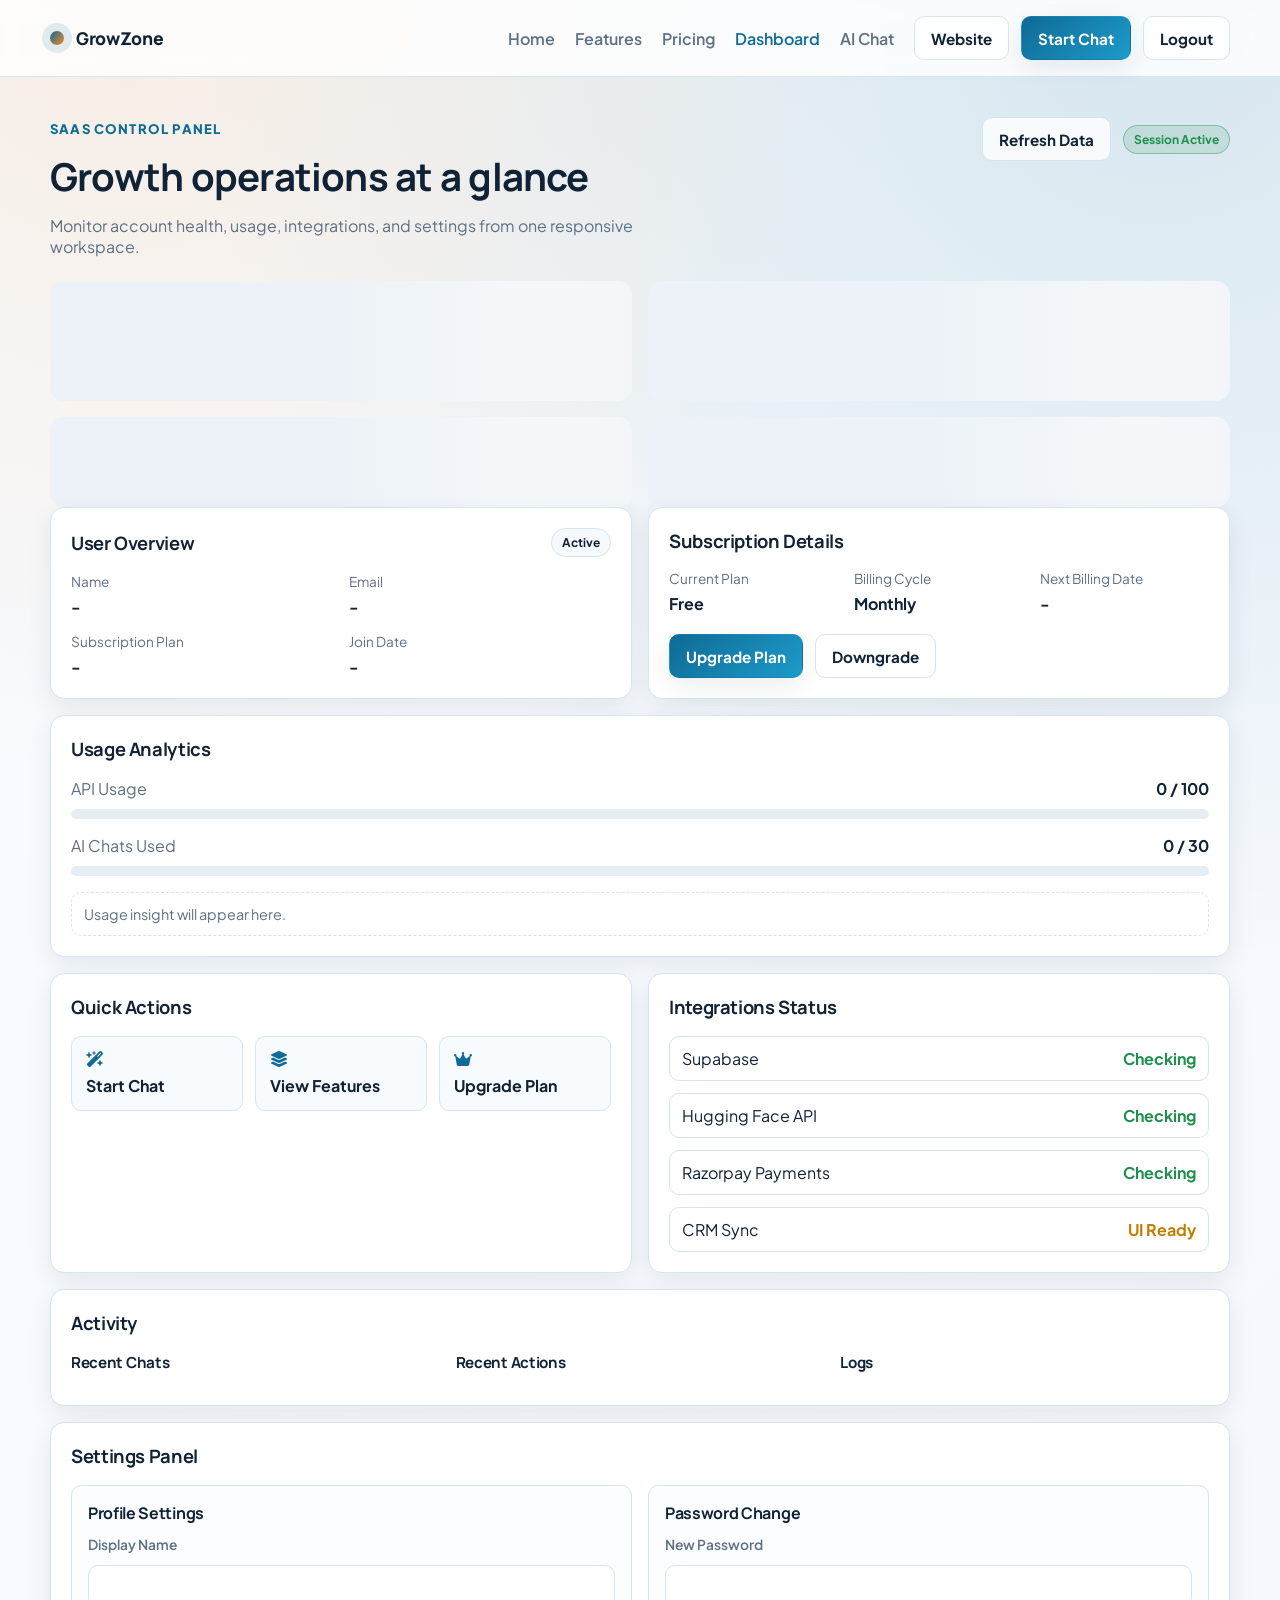
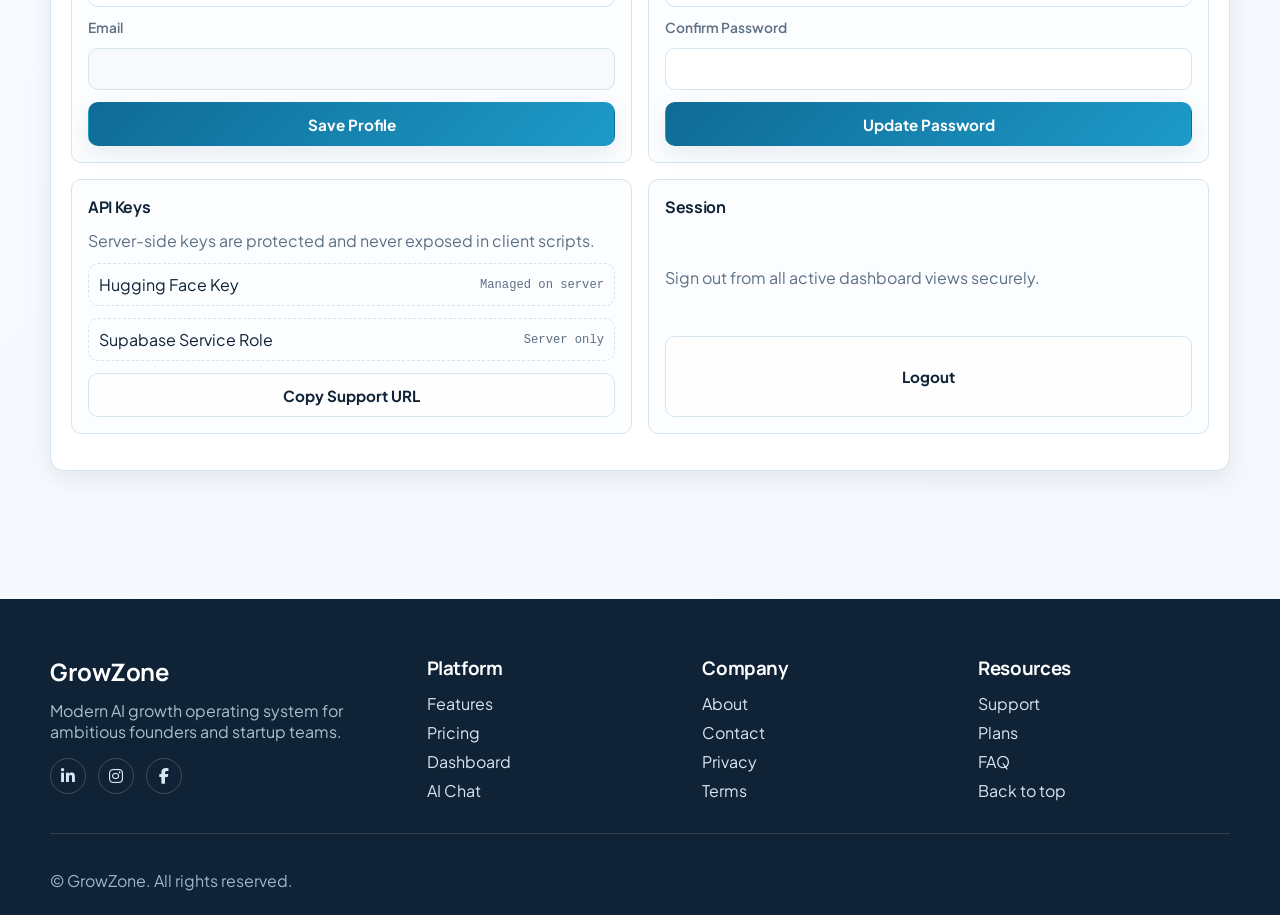
<file: dashboard.html>
<!DOCTYPE html>
<html lang="en">
<head>
  <meta charset="UTF-8">
  <meta name="viewport" content="width=device-width, initial-scale=1.0">
  <title>GrowZone Dashboard | SaaS Control Panel</title>
  <meta name="description" content="GrowZone SaaS dashboard with subscription details, usage analytics, integrations, and account settings.">
  <link rel="preconnect" href="https://fonts.googleapis.com">
  <link rel="preconnect" href="https://fonts.gstatic.com" crossorigin>
  <link href="https://fonts.googleapis.com/css2?family=Manrope:wght@500;600;700;800&family=Plus+Jakarta+Sans:wght@400;500;600;700&display=swap" rel="stylesheet">
  <link rel="stylesheet" href="https://cdnjs.cloudflare.com/ajax/libs/font-awesome/6.4.0/css/all.min.css">
  <link rel="stylesheet" href="saas-platform.css">
</head>
<body class="dashboard-body">
  <header class="site-header dashboard-header" id="top">
    <div class="container header-wrap">
      <a class="brand-link" href="index.html" aria-label="GrowZone home">
        <span class="brand-orb" aria-hidden="true"></span>
        <span class="brand-text">GrowZone</span>
      </a>

      <button class="menu-toggle" id="menuToggle" aria-label="Toggle dashboard navigation" aria-controls="primaryNav" aria-expanded="false">
        <i class="fa-solid fa-bars"></i>
      </button>

      <nav class="site-nav" id="primaryNav" aria-label="Dashboard navigation">
        <a href="index.html" data-page="home">Home</a>
        <a href="feature.html" data-page="features">Features</a>
        <a href="pricing.html" data-page="pricing">Pricing</a>
        <a href="dashboard.html" data-page="dashboard" class="active">Dashboard</a>
        <a href="growai.html" data-page="chat">AI Chat</a>
      </nav>

      <div class="header-actions">
        <a class="btn btn-ghost" href="index.html">Website</a>
        <a class="btn btn-primary" href="growai.html">Start Chat</a>
        <button class="btn btn-ghost" id="headerLogoutBtn" type="button">Logout</button>
      </div>
    </div>
  </header>

  <main class="dashboard-main" id="dashboardRoot">
    <div class="container">
      <div class="page-banner" id="globalError" role="alert" hidden></div>

      <section class="dashboard-intro" aria-labelledby="dashboardTitle">
        <div>
          <span class="eyebrow">SaaS Control Panel</span>
          <h1 id="dashboardTitle">Growth operations at a glance</h1>
          <p>Monitor account health, usage, integrations, and settings from one responsive workspace.</p>
        </div>
        <div class="dashboard-intro-actions">
          <button class="btn btn-ghost" id="refreshDashboardBtn" type="button">Refresh Data</button>
          <span class="chip chip-ok" id="sessionChip">Session Active</span>
        </div>
      </section>

      <div class="skeleton-grid" id="dashboardSkeleton">
        <div class="skeleton-block h-120"></div>
        <div class="skeleton-block h-120"></div>
        <div class="skeleton-block h-90"></div>
        <div class="skeleton-block h-90"></div>
      </div>

      <section class="dashboard-grid" id="dashboardContent" hidden>
        <article class="panel-card">
          <header class="panel-head">
            <h2>User Overview</h2>
            <span class="chip" id="accountStatusChip">Active</span>
          </header>
          <div class="kv-grid">
            <div><span>Name</span><strong id="overviewName">-</strong></div>
            <div><span>Email</span><strong id="overviewEmail">-</strong></div>
            <div><span>Subscription Plan</span><strong id="overviewPlan">-</strong></div>
            <div><span>Join Date</span><strong id="overviewJoinDate">-</strong></div>
          </div>
        </article>

        <article class="panel-card">
          <header class="panel-head">
            <h2>Subscription Details</h2>
          </header>
          <div class="kv-grid compact">
            <div><span>Current Plan</span><strong id="subscriptionPlan">Free</strong></div>
            <div><span>Billing Cycle</span><strong id="subscriptionCycle">Monthly</strong></div>
            <div><span>Next Billing Date</span><strong id="subscriptionNextBilling">-</strong></div>
          </div>
          <div class="panel-actions">
            <a class="btn btn-primary" href="pricing.html">Upgrade Plan</a>
            <a class="btn btn-ghost" href="pricing.html">Downgrade</a>
          </div>
        </article>

        <article class="panel-card span-2">
          <header class="panel-head">
            <h2>Usage Analytics</h2>
          </header>
          <div class="usage-grid">
            <div class="usage-metric">
              <div class="usage-head"><span>API Usage</span><strong id="apiUsageLabel">0 / 100</strong></div>
              <div class="progress"><div id="apiUsageBar"></div></div>
            </div>
            <div class="usage-metric">
              <div class="usage-head"><span>AI Chats Used</span><strong id="chatUsageLabel">0 / 30</strong></div>
              <div class="progress"><div id="chatUsageBar"></div></div>
            </div>
            <div class="usage-note" id="usageInsight">Usage insight will appear here.</div>
          </div>
        </article>

        <article class="panel-card">
          <header class="panel-head">
            <h2>Quick Actions</h2>
          </header>
          <div class="quick-action-grid">
            <a class="quick-action" href="growai.html"><i class="fa-solid fa-wand-magic-sparkles"></i><span>Start Chat</span></a>
            <a class="quick-action" href="feature.html"><i class="fa-solid fa-layer-group"></i><span>View Features</span></a>
            <a class="quick-action" href="pricing.html"><i class="fa-solid fa-crown"></i><span>Upgrade Plan</span></a>
          </div>
        </article>

        <article class="panel-card">
          <header class="panel-head">
            <h2>Integrations Status</h2>
          </header>
          <ul class="integration-list">
            <li><span>Supabase</span><b id="supabaseStatus">Checking</b></li>
            <li><span>Hugging Face API</span><b id="hfStatus">Checking</b></li>
            <li><span>Razorpay Payments</span><b id="razorpayStatus">Checking</b></li>
            <li><span>CRM Sync</span><b class="pending">UI Ready</b></li>
          </ul>
        </article>

        <article class="panel-card span-2">
          <header class="panel-head">
            <h2>Activity</h2>
          </header>
          <div class="activity-grid">
            <section>
              <h3>Recent Chats</h3>
              <ul class="activity-list" id="recentChatsList" aria-live="polite"></ul>
              <p class="empty-state" id="recentChatsEmpty" hidden>No recent chats yet. Start one from Quick Actions.</p>
            </section>
            <section>
              <h3>Recent Actions</h3>
              <ul class="activity-list" id="recentActionsList" aria-live="polite"></ul>
              <p class="empty-state" id="recentActionsEmpty" hidden>No actions recorded yet.</p>
            </section>
            <section>
              <h3>Logs</h3>
              <ul class="activity-list" id="logsList" aria-live="polite"></ul>
              <p class="empty-state" id="logsEmpty" hidden>No logs available.</p>
            </section>
          </div>
        </article>

        <article class="panel-card span-2">
          <header class="panel-head">
            <h2>Settings Panel</h2>
          </header>
          <div class="settings-grid">
            <form class="settings-card" id="profileForm">
              <h3>Profile Settings</h3>
              <label for="settingsName">Display Name</label>
              <input id="settingsName" name="settingsName" type="text" autocomplete="name" required>
              <label for="settingsEmail">Email</label>
              <input id="settingsEmail" name="settingsEmail" type="email" autocomplete="email" disabled>
              <button class="btn btn-primary" type="submit">Save Profile</button>
            </form>

            <form class="settings-card" id="passwordForm">
              <h3>Password Change</h3>
              <label for="newPassword">New Password</label>
              <input id="newPassword" name="newPassword" type="password" minlength="8" autocomplete="new-password" required>
              <label for="confirmPassword">Confirm Password</label>
              <input id="confirmPassword" name="confirmPassword" type="password" minlength="8" autocomplete="new-password" required>
              <button class="btn btn-primary" type="submit">Update Password</button>
            </form>

            <section class="settings-card">
              <h3>API Keys</h3>
              <p>Server-side keys are protected and never exposed in client scripts.</p>
              <div class="api-key-row"><span>Hugging Face Key</span><code>Managed on server</code></div>
              <div class="api-key-row"><span>Supabase Service Role</span><code>Server only</code></div>
              <button class="btn btn-ghost" id="copySupportLinkBtn" type="button">Copy Support URL</button>
            </section>

            <section class="settings-card">
              <h3>Session</h3>
              <p>Sign out from all active dashboard views securely.</p>
              <button class="btn btn-ghost" id="settingsLogoutBtn" type="button">Logout</button>
            </section>
          </div>
          <p class="status-inline" id="settingsStatus" aria-live="polite"></p>
        </article>
      </section>
    </div>
  </main>

  <footer class="site-footer" aria-labelledby="footerHeading">
    <div class="container footer-grid">
      <div>
        <h2 id="footerHeading">GrowZone</h2>
        <p>Modern AI growth operating system for ambitious founders and startup teams.</p>
        <div class="social-row" aria-label="Social links">
          <a href="https://www.linkedin.com" aria-label="LinkedIn"><i class="fab fa-linkedin-in"></i></a>
          <a href="https://www.instagram.com" aria-label="Instagram"><i class="fab fa-instagram"></i></a>
          <a href="https://www.facebook.com" aria-label="Facebook"><i class="fab fa-facebook-f"></i></a>
        </div>
      </div>
      <div>
        <h3>Platform</h3>
        <ul>
          <li><a href="feature.html">Features</a></li>
          <li><a href="pricing.html">Pricing</a></li>
          <li><a href="dashboard.html">Dashboard</a></li>
          <li><a href="growai.html">AI Chat</a></li>
        </ul>
      </div>
      <div>
        <h3>Company</h3>
        <ul>
          <li><a href="about.html">About</a></li>
          <li><a href="contact.html">Contact</a></li>
          <li><a href="privacy.html">Privacy</a></li>
          <li><a href="terms.html">Terms</a></li>
        </ul>
      </div>
      <div>
        <h3>Resources</h3>
        <ul>
          <li><a href="contact.html">Support</a></li>
          <li><a href="pricing.html">Plans</a></li>
          <li><a href="index.html#faqHeading">FAQ</a></li>
          <li><a href="#top">Back to top</a></li>
        </ul>
      </div>
    </div>
    <div class="container footer-bottom">
      <p>&copy; <span id="yearNow"></span> GrowZone. All rights reserved.</p>
    </div>
  </footer>

  <script type="module" src="dashboard-ui.js"></script>
</body>
</html>
</file>
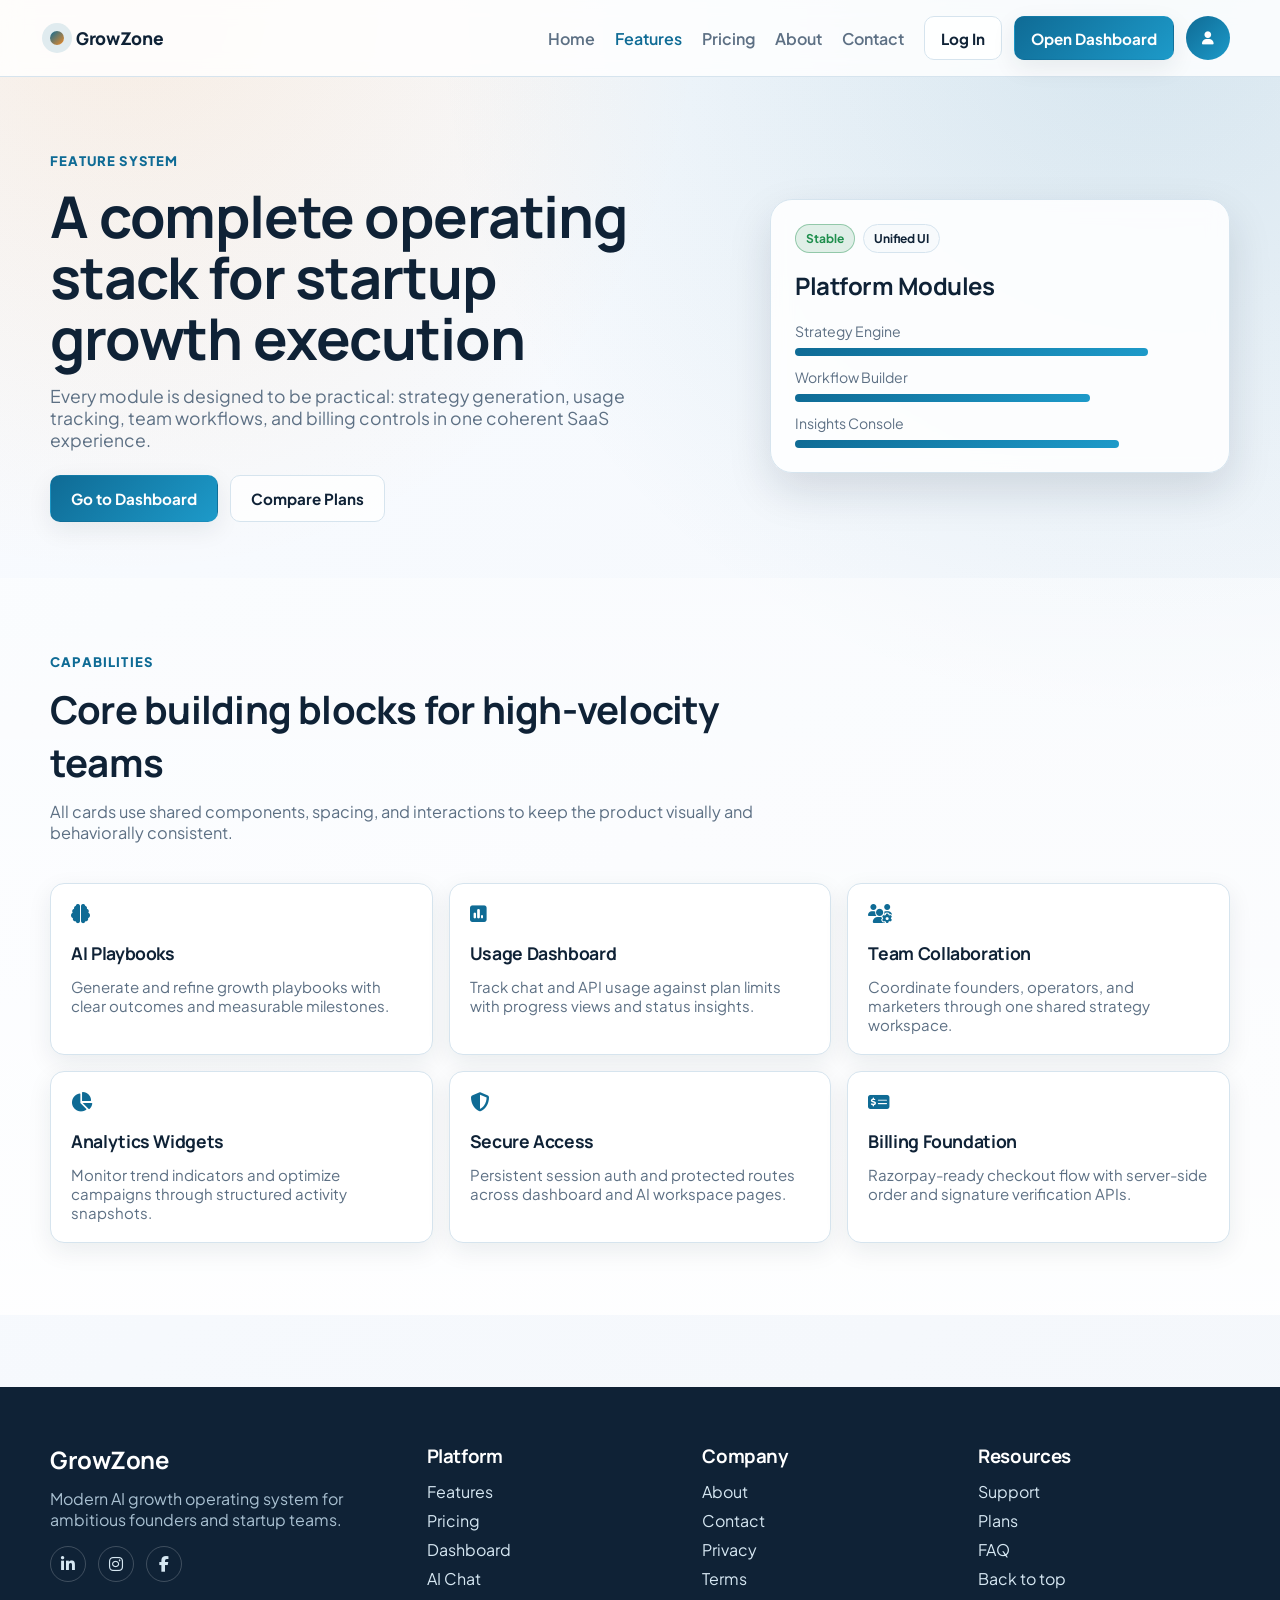
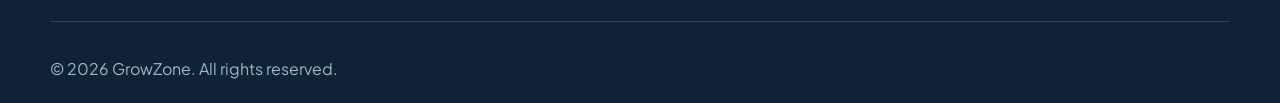
<file: feature.html>
<!DOCTYPE html>
<html lang="en">
<head>
  <meta charset="UTF-8">
  <meta name="viewport" content="width=device-width, initial-scale=1.0">
  <title>GrowZone Features | Unified SaaS Platform</title>
  <meta name="description" content="Explore GrowZone platform features for AI strategy, analytics, integrations, and founder workflows.">
  <link rel="preconnect" href="https://fonts.googleapis.com">
  <link rel="preconnect" href="https://fonts.gstatic.com" crossorigin>
  <link href="https://fonts.googleapis.com/css2?family=Manrope:wght@500;600;700;800&family=Plus+Jakarta+Sans:wght@400;500;600;700&display=swap" rel="stylesheet">
  <link rel="stylesheet" href="https://cdnjs.cloudflare.com/ajax/libs/font-awesome/6.4.0/css/all.min.css">
  <link rel="stylesheet" href="saas-platform.css">
</head>
<body>
  <header class="site-header" id="top">
    <div class="container header-wrap">
      <a class="brand-link" href="index.html" aria-label="GrowZone home">
        <span class="brand-orb" aria-hidden="true"></span>
        <span class="brand-text">GrowZone</span>
      </a>

      <button class="menu-toggle" id="menuToggle" aria-label="Toggle navigation" aria-controls="primaryNav" aria-expanded="false">
        <i class="fa-solid fa-bars"></i>
      </button>

      <nav class="site-nav" id="primaryNav" aria-label="Primary">
        <a href="index.html" data-page="home">Home</a>
        <a href="feature.html" data-page="features" class="active">Features</a>
        <a href="pricing.html" data-page="pricing">Pricing</a>
        <a href="about.html" data-page="about">About</a>
        <a href="contact.html" data-page="contact">Contact</a>
      </nav>

      <div class="header-actions">
        <a class="btn btn-ghost" href="login.html">Log In</a>
        <a class="btn btn-primary" href="dashboard.html">Open Dashboard</a>
        <button class="profile-toggle" id="profileToggle" type="button" aria-label="Open account menu">
          <i class="fas fa-user"></i>
        </button>
      </div>
      <div class="profile-dropdown" id="profileDropdown" role="menu" aria-label="Account menu"></div>
    </div>
  </header>

  <main>
    <section class="hero-section" aria-labelledby="featureHeroTitle">
      <div class="container hero-grid">
        <div class="hero-copy" data-reveal>
          <span class="eyebrow">Feature System</span>
          <h1 id="featureHeroTitle">A complete operating stack for startup growth execution</h1>
          <p>
            Every module is designed to be practical: strategy generation, usage tracking, team workflows, and billing controls in one coherent SaaS experience.
          </p>
          <div class="hero-cta-row">
            <a class="btn btn-primary btn-lg" href="dashboard.html">Go to Dashboard</a>
            <a class="btn btn-ghost btn-lg" href="pricing.html">Compare Plans</a>
          </div>
        </div>
        <div class="hero-visual" data-reveal>
          <div class="glass-card dashboard-preview">
            <div class="preview-top">
              <span class="chip chip-ok">Stable</span>
              <span class="chip">Unified UI</span>
            </div>
            <h2>Platform Modules</h2>
            <div class="preview-bars">
              <div><span>Strategy Engine</span><b style="width:86%"></b></div>
              <div><span>Workflow Builder</span><b style="width:72%"></b></div>
              <div><span>Insights Console</span><b style="width:79%"></b></div>
            </div>
          </div>
        </div>
      </div>
    </section>

    <section class="section section-features" aria-labelledby="featureGridTitle">
      <div class="container">
        <header class="section-head" data-reveal>
          <span class="eyebrow">Capabilities</span>
          <h2 id="featureGridTitle">Core building blocks for high-velocity teams</h2>
          <p>All cards use shared components, spacing, and interactions to keep the product visually and behaviorally consistent.</p>
        </header>

        <div class="feature-grid">
          <article class="feature-card" data-reveal><i class="fa-solid fa-brain"></i><h3>AI Playbooks</h3><p>Generate and refine growth playbooks with clear outcomes and measurable milestones.</p></article>
          <article class="feature-card" data-reveal><i class="fa-solid fa-square-poll-vertical"></i><h3>Usage Dashboard</h3><p>Track chat and API usage against plan limits with progress views and status insights.</p></article>
          <article class="feature-card" data-reveal><i class="fa-solid fa-users-gear"></i><h3>Team Collaboration</h3><p>Coordinate founders, operators, and marketers through one shared strategy workspace.</p></article>
          <article class="feature-card" data-reveal><i class="fa-solid fa-chart-pie"></i><h3>Analytics Widgets</h3><p>Monitor trend indicators and optimize campaigns through structured activity snapshots.</p></article>
          <article class="feature-card" data-reveal><i class="fa-solid fa-shield-halved"></i><h3>Secure Access</h3><p>Persistent session auth and protected routes across dashboard and AI workspace pages.</p></article>
          <article class="feature-card" data-reveal><i class="fa-solid fa-money-check-dollar"></i><h3>Billing Foundation</h3><p>Razorpay-ready checkout flow with server-side order and signature verification APIs.</p></article>
        </div>
      </div>
    </section>
  </main>

  <footer class="site-footer" aria-labelledby="footerHeading">
    <div class="container footer-grid">
      <div>
        <h2 id="footerHeading">GrowZone</h2>
        <p>Modern AI growth operating system for ambitious founders and startup teams.</p>
        <div class="social-row" aria-label="Social links">
          <a href="https://www.linkedin.com" aria-label="LinkedIn"><i class="fab fa-linkedin-in"></i></a>
          <a href="https://www.instagram.com" aria-label="Instagram"><i class="fab fa-instagram"></i></a>
          <a href="https://www.facebook.com" aria-label="Facebook"><i class="fab fa-facebook-f"></i></a>
        </div>
      </div>
      <div>
        <h3>Platform</h3>
        <ul>
          <li><a href="feature.html">Features</a></li>
          <li><a href="pricing.html">Pricing</a></li>
          <li><a href="dashboard.html">Dashboard</a></li>
          <li><a href="growai.html">AI Chat</a></li>
        </ul>
      </div>
      <div>
        <h3>Company</h3>
        <ul>
          <li><a href="about.html">About</a></li>
          <li><a href="contact.html">Contact</a></li>
          <li><a href="privacy.html">Privacy</a></li>
          <li><a href="terms.html">Terms</a></li>
        </ul>
      </div>
      <div>
        <h3>Resources</h3>
        <ul>
          <li><a href="contact.html">Support</a></li>
          <li><a href="pricing.html">Plans</a></li>
          <li><a href="index.html#faqHeading">FAQ</a></li>
          <li><a href="#top">Back to top</a></li>
        </ul>
      </div>
    </div>
    <div class="container footer-bottom">
      <p>&copy; <span id="yearNow"></span> GrowZone. All rights reserved.</p>
    </div>
  </footer>

  <script type="module" src="features-page.js"></script>
  <script type="module" src="auth-ui.js"></script>
</body>
</html>
</file>
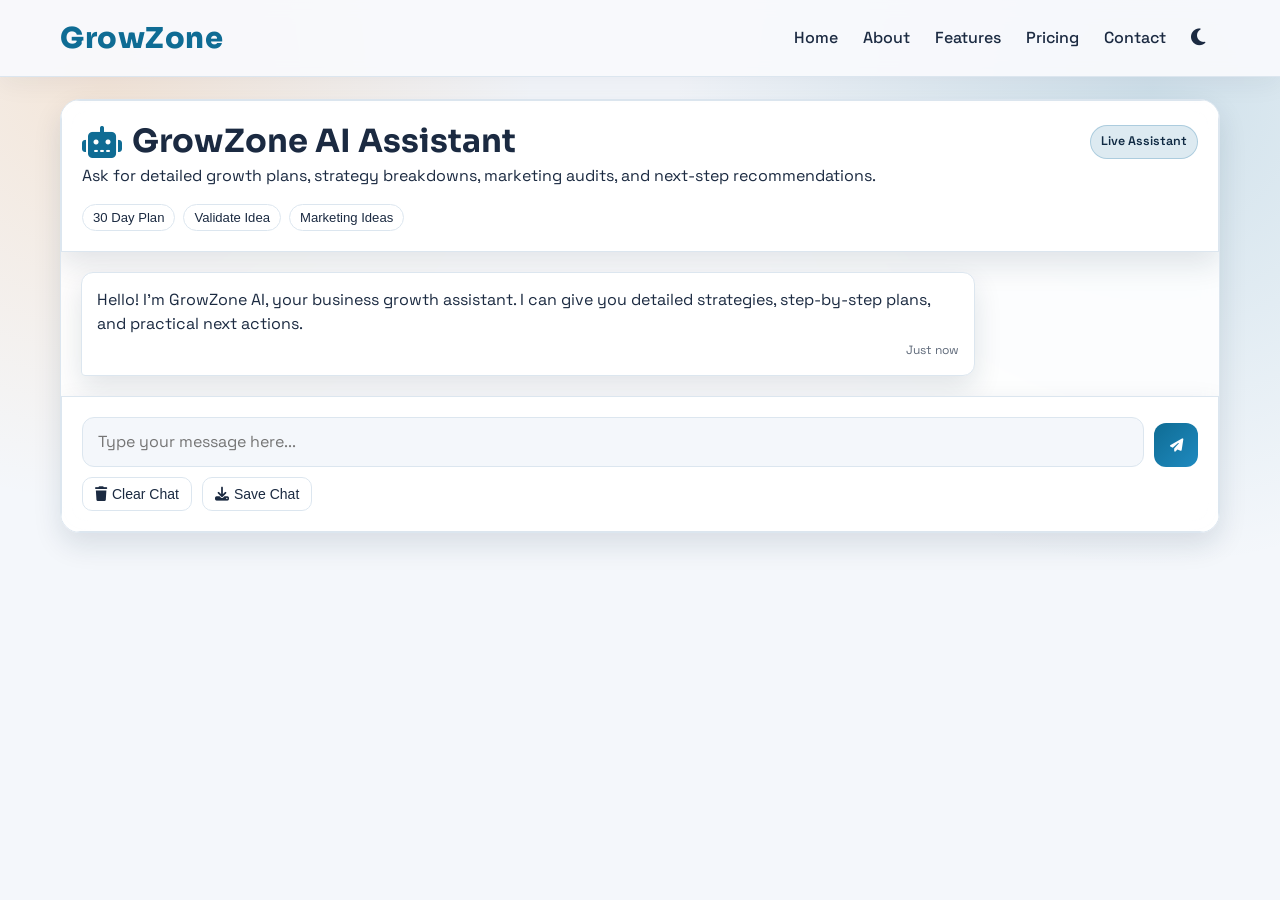
<file: growai.html>
<!DOCTYPE html>
<html lang="en">
<head>
    <meta charset="UTF-8">
    <meta name="viewport" content="width=device-width, initial-scale=1.0">
    <title>GrowZone AI Agent</title>
    <link rel="preconnect" href="https://fonts.googleapis.com">
    <link rel="preconnect" href="https://fonts.gstatic.com" crossorigin>
    <link href="https://fonts.googleapis.com/css2?family=Sora:wght@500;600;700;800&family=Space+Grotesk:wght@400;500;600&display=swap" rel="stylesheet">
    <link rel="stylesheet" href="https://cdnjs.cloudflare.com/ajax/libs/font-awesome/6.4.0/css/all.min.css">
    <link rel="stylesheet" href="site-theme.css">
    <style>
        /* CSS Variables */
        :root {
            --primary: #0f6c94;
            --secondary: #102a43;
            --accent: #f08a24;
            --background: #f4f7fb;
            --text: #1b2a41;
            --text-light: #5f6c7b;
            --border: #dce6ef;
            --white: #ffffff;
            --shadow: 0 12px 28px rgba(16, 42, 67, 0.12);
            --transition: all 0.3s ease;
        }

        /* Dark theme variables */
        .dark-theme {
            --background: #0f1f33;
            --text: #ecf4ff;
            --text-light: #9cb1c6;
            --border: #26405c;
            --white: #17283b;
            --shadow: 0 12px 24px rgba(0, 0, 0, 0.25);
        }

        /* Base Styles */
        * {
            margin: 0;
            padding: 0;
            box-sizing: border-box;
        }

        body {
            font-family: 'Space Grotesk', sans-serif;
            line-height: 1.6;
            color: var(--text);
            background:
                radial-gradient(circle at 8% 8%, rgba(240, 138, 36, 0.16), transparent 30%),
                radial-gradient(circle at 90% 10%, rgba(15, 108, 148, 0.16), transparent 34%),
                var(--background);
            transition: var(--transition);
            min-height: 100svh;
            display: flex;
            flex-direction: column;
        }

        .container {
            width: 100%;
            max-width: 1200px;
            margin: 0 auto;
            padding: 0 20px;
        }

        h1, h2, h3, h4 {
            font-weight: 700;
            line-height: 1.3;
            font-family: 'Sora', sans-serif;
        }

        h1 {
            font-size: 2.5rem;
        }

        h2 {
            font-size: 2rem;
        }

        h3 {
            font-size: 1.5rem;
        }

        p {
            margin-bottom: 1rem;
        }

        a {
            text-decoration: none;
            color: var(--primary);
            transition: var(--transition);
        }

        /* Header and Navigation */
        header {
            position: sticky;
            top: 0;
            z-index: 100;
            background: rgba(248, 249, 252, 0.95);
            backdrop-filter: blur(10px);
            padding: 15px 0;
            border-bottom: 1px solid var(--border);
            transition: var(--transition);
        }

        .dark-theme header {
            background: rgba(30, 30, 44, 0.95);
        }

        .nav-container {
            display: flex;
            justify-content: space-between;
            align-items: center;
        }

        .logo {
            font-size: 1.8rem;
            font-weight: 800;
            color: var(--primary);
            letter-spacing: 0.02em;
        }

        .nav-links {
            display: flex;
            gap: 25px;
            margin-left: auto;
            margin-right: 15px;
        }

        .nav-links a {
            color: var(--text);
            font-weight: 500;
        }

        .nav-links a:hover {
            color: var(--primary);
        }

        .theme-toggle {
            background: none;
            border: none;
            color: var(--text);
            cursor: pointer;
            font-size: 1.2rem;
        }

        .mobile-menu-btn {
            display: none;
            background: none;
            border: none;
            color: var(--text);
            font-size: 1.5rem;
            cursor: pointer;
        }

        /* Main Content */
        .main-content {
            flex: 1;
            display: flex;
            flex-direction: column;
            padding: 22px 0;
        }

        .chat-container {
            display: flex;
            flex-direction: column;
            height: 100%;
            max-height: calc(100svh - 130px);
            background: rgba(255, 255, 255, 0.88);
            backdrop-filter: blur(8px);
            border-radius: 20px;
            box-shadow: var(--shadow);
            overflow: hidden;
            border: 1px solid var(--border);
        }

        .chat-header {
            padding: 20px;
            border-bottom: 1px solid var(--border);
            background: linear-gradient(120deg, rgba(15, 108, 148, 0.1), rgba(240, 138, 36, 0.12));
        }

        .chat-header h2 {
            display: flex;
            align-items: center;
            gap: 10px;
        }

        .chat-header h2 i {
            color: var(--primary);
        }

        .header-row {
            display: flex;
            align-items: center;
            justify-content: space-between;
            gap: 12px;
            flex-wrap: wrap;
        }

        .status-badge {
            background: rgba(15, 108, 148, 0.14);
            border: 1px solid rgba(15, 108, 148, 0.25);
            color: var(--secondary);
            border-radius: 999px;
            font-size: 0.78rem;
            padding: 6px 10px;
            font-weight: 600;
        }

        .prompt-pills {
            display: flex;
            flex-wrap: wrap;
            gap: 8px;
            margin-top: 10px;
        }

        .prompt-pill {
            border: 1px solid var(--border);
            background: var(--white);
            color: var(--text);
            border-radius: 999px;
            font-size: 0.82rem;
            padding: 5px 10px;
            cursor: pointer;
            transition: var(--transition);
        }

        .prompt-pill:hover {
            border-color: var(--primary);
            color: var(--primary);
        }

        .chat-messages {
            flex: 1;
            overflow-y: auto;
            padding: 20px;
            display: flex;
            flex-direction: column;
            gap: 20px;
        }

        .message {
            display: flex;
            max-width: 80%;
        }

        .message.user {
            align-self: flex-end;
        }

        .message.bot {
            align-self: flex-start;
        }

        .message-content {
            padding: 15px;
            border-radius: 12px;
            box-shadow: var(--shadow);
            position: relative;
        }

        .message.user .message-content {
            background: linear-gradient(135deg, #0f6c94, #168cbf);
            color: white;
            border-bottom-right-radius: 4px;
        }

        .message.bot .message-content {
            background: var(--white);
            border: 1px solid var(--border);
            border-bottom-left-radius: 4px;
        }

        .message-text {
            white-space: pre-wrap;
            line-height: 1.5;
        }

        .message-time {
            font-size: 0.75rem;
            opacity: 0.7;
            margin-top: 5px;
            text-align: right;
        }

        .typing-indicator {
            display: flex;
            align-items: center;
            gap: 5px;
            padding: 15px;
            background: var(--white);
            border: 1px solid var(--border);
            border-radius: 12px;
            border-bottom-left-radius: 4px;
            max-width: 80%;
            align-self: flex-start;
            display: none;
        }

        .typing-indicator.active {
            display: flex;
        }

        .typing-dots {
            display: flex;
            gap: 3px;
        }

        .typing-dot {
            width: 8px;
            height: 8px;
            border-radius: 50%;
            background-color: var(--text-light);
            animation: typingAnimation 1.4s infinite ease-in-out;
        }

        .typing-dot:nth-child(1) {
            animation-delay: 0s;
        }

        .typing-dot:nth-child(2) {
            animation-delay: 0.2s;
        }

        .typing-dot:nth-child(3) {
            animation-delay: 0.4s;
        }

        @keyframes typingAnimation {
            0%, 60%, 100% {
                transform: translateY(0);
                opacity: 0.4;
            }
            30% {
                transform: translateY(-5px);
                opacity: 1;
            }
        }

        .chat-input-container {
            padding: 20px;
            border-top: 1px solid var(--border);
            background: var(--white);
        }

        .chat-input-wrapper {
            display: flex;
            gap: 10px;
            align-items: flex-end;
        }

        .chat-input {
            flex: 1;
            padding: 12px 15px;
            border: 1px solid var(--border);
            border-radius: 12px;
            resize: none;
            font-family: inherit;
            font-size: 1rem;
            line-height: 1.5;
            background: var(--background);
            color: var(--text);
            transition: var(--transition);
            max-height: 120px;
            overflow-y: auto;
        }

        .chat-input:focus {
            outline: none;
            border-color: var(--primary);
            box-shadow: 0 0 0 2px rgba(15, 108, 148, 0.15);
        }

        .send-button {
            background: linear-gradient(135deg, #0f6c94, #168cbf);
            color: white;
            border: none;
            border-radius: 12px;
            width: 44px;
            height: 44px;
            display: flex;
            align-items: center;
            justify-content: center;
            cursor: pointer;
            transition: var(--transition);
        }

        .send-button:hover {
            background: linear-gradient(135deg, #0f6388, #157ea9);
            transform: translateY(-2px);
        }

        .send-button:disabled {
            background: var(--text-light);
            cursor: not-allowed;
            transform: none;
        }

        .chat-actions {
            display: flex;
            gap: 10px;
            margin-top: 10px;
        }

        .action-button {
            background: rgba(255, 255, 255, 0.8);
            border: 1px solid var(--border);
            border-radius: 10px;
            padding: 8px 12px;
            font-size: 0.875rem;
            color: var(--text);
            cursor: pointer;
            transition: var(--transition);
            display: flex;
            align-items: center;
            gap: 5px;
        }

        .action-button:hover {
            background: var(--background);
        }

        /* Responsive Design */
        @media (max-width: 768px) {
            .nav-links {
                position: absolute;
                top: 70px;
                right: 20px;
                flex-direction: column;
                background: var(--white);
                border-radius: 12px;
                box-shadow: var(--shadow);
                overflow: hidden;
                max-height: 0;
                opacity: 0;
                transition: max-height 0.3s ease, opacity 0.3s ease;
                padding: 0;
            }

            .nav-links.show {
                max-height: 150px;
                opacity: 1;
                padding: 10px;
            }

            .mobile-menu-btn {
                display: block;
            }

            .message {
                max-width: 90%;
            }

            h1 {
                font-size: 2rem;
            }

            .container {
                padding: 0 12px;
            }

            .main-content {
                padding: 12px 0;
            }

            .chat-container {
                max-height: calc(100svh - 100px);
                border-radius: 14px;
            }

            .chat-header {
                padding: 14px;
            }

            .chat-header p {
                font-size: 0.9rem;
                margin-bottom: 0.5rem;
            }

            .chat-messages {
                padding: 14px;
                gap: 12px;
            }

            .chat-input-container {
                padding: 12px;
            }

            .chat-actions {
                flex-direction: column;
            }

            .action-button {
                width: 100%;
                justify-content: center;
            }
        }
    </style>
</head>
<body>
    <!-- Header & Navigation -->
    <header>
        <div class="container nav-container">
            <a href="#" class="logo">GrowZone</a>
            
            <nav class="nav-links">
                <a href="index.html">Home</a>
                <a href="about.html">About</a>
                <a href="feature.html">Features</a>
                <a href="pricing.html">Pricing</a>
                <a href="contact.html">Contact</a>
                <button class="theme-toggle" id="themeToggle">
                    <i class="fas fa-moon"></i>
                </button>
            </nav>
            
            <button class="mobile-menu-btn" id="mobileMenuBtn">
                <i class="fas fa-bars"></i>
            </button>
        </div>
    </header>

    <!-- Main Content -->
    <main class="main-content">
        <div class="container">
            <div class="chat-container">
                <div class="chat-header">
                    <div class="header-row">
                        <h2><i class="fas fa-robot"></i> GrowZone AI Assistant</h2>
                        <span class="status-badge">Live Assistant</span>
                    </div>
                    <p>Ask for detailed growth plans, strategy breakdowns, marketing audits, and next-step recommendations.</p>
                    <div class="prompt-pills">
                        <button class="prompt-pill" type="button" data-prompt="Create a detailed 30 day growth plan for a new startup with weekly milestones, metrics, and risks">30 Day Plan</button>
                        <button class="prompt-pill" type="button" data-prompt="How should I validate my SaaS idea quickly? Give a detailed validation framework, sample tests, and success metrics">Validate Idea</button>
                        <button class="prompt-pill" type="button" data-prompt="Suggest 5 low budget marketing ideas for my app with execution steps and expected impact">Marketing Ideas</button>
                    </div>
                </div>
                
                <div class="chat-messages" id="chatMessages">
                    <div class="message bot">
                        <div class="message-content">
                            <div class="message-text">Hello! I'm GrowZone AI, your business growth assistant. I can give you detailed strategies, step-by-step plans, and practical next actions.</div>
                            <div class="message-time">Just now</div>
                        </div>
                    </div>
                </div>
                
                <div class="typing-indicator" id="typingIndicator">
                    <div class="typing-dots">
                        <div class="typing-dot"></div>
                        <div class="typing-dot"></div>
                        <div class="typing-dot"></div>
                    </div>
                    <span>AI is thinking...</span>
                </div>
                
                <div class="chat-input-container">
                    <div class="chat-input-wrapper">
                        <textarea 
                            class="chat-input" 
                            id="messageInput" 
                            placeholder="Type your message here..." 
                            rows="1"
                        ></textarea>
                        <button class="send-button" id="sendButton">
                            <i class="fas fa-paper-plane"></i>
                        </button>
                    </div>
                    <div class="chat-actions">
                        <button class="action-button" id="clearChat">
                            <i class="fas fa-trash"></i> Clear Chat
                        </button>
                        <button class="action-button" id="saveChat">
                            <i class="fas fa-download"></i> Save Chat
                        </button>
                    </div>
                </div>
            </div>
        </div>
    </main>

    <script type="module">
        import { supabase } from "./supabase-config.js";

        // DOM Elements
        const chatMessages = document.getElementById('chatMessages');
        const messageInput = document.getElementById('messageInput');
        const sendButton = document.getElementById('sendButton');
        const typingIndicator = document.getElementById('typingIndicator');
        const clearChatButton = document.getElementById('clearChat');
        const saveChatButton = document.getElementById('saveChat');
        const themeToggle = document.getElementById('themeToggle');
        const mobileMenuBtn = document.getElementById('mobileMenuBtn');
        const navLinks = document.querySelector('.nav-links');
        const promptPills = document.querySelectorAll('.prompt-pill');

        // Backend URL
        const BACKEND_URL = "/query";
        const CHAT_TABLE = "chat_history";
        const LOCAL_CHAT_KEY_PREFIX = "growzoneChatHistory";
        const DEFAULT_WELCOME_MESSAGE = "Hello! I'm GrowZone AI, your business growth assistant. I can give you detailed strategies, step-by-step plans, and practical next actions.";
        const API_USAGE_KEY_PREFIX = "growzoneApiUsage";

        // Chat history
        let chatHistory = [];
        let activeUserId = null;
        let hasSupabaseStorageWarning = false;

        function getLocalChatKey() {
            return activeUserId ? `${LOCAL_CHAT_KEY_PREFIX}:${activeUserId}` : LOCAL_CHAT_KEY_PREFIX;
        }

        function getCurrentMonthKey() {
            const now = new Date();
            const y = now.getFullYear();
            const m = String(now.getMonth() + 1).padStart(2, '0');
            return `${y}-${m}`;
        }

        function incrementApiUsage() {
            const usageKey = `${API_USAGE_KEY_PREFIX}:${getCurrentMonthKey()}`;
            const current = Number(localStorage.getItem(usageKey) || '0');
            localStorage.setItem(usageKey, String(current + 1));
        }

        function renderMessage(role, text, time = "Just now") {
            const messageElement = document.createElement('div');
            messageElement.className = `message ${role}`;

            const messageContent = document.createElement('div');
            messageContent.className = 'message-content';

            const messageText = document.createElement('div');
            messageText.className = 'message-text';
            messageText.textContent = text;

            const messageTime = document.createElement('div');
            messageTime.className = 'message-time';
            messageTime.textContent = time;

            messageContent.appendChild(messageText);
            messageContent.appendChild(messageTime);
            messageElement.appendChild(messageContent);
            chatMessages.appendChild(messageElement);
        }

        function showWelcomeMessage() {
            chatMessages.innerHTML = '';
            renderMessage('bot', DEFAULT_WELCOME_MESSAGE, 'Just now');
            chatHistory = [{
                role: 'bot',
                text: DEFAULT_WELCOME_MESSAGE,
                time: new Date().toLocaleTimeString()
            }];
        }

        async function ensureAuthenticatedUser() {
            const { data, error } = await supabase.auth.getUser();
            if (error || !data.user) {
                window.location.href = 'login.html';
                return null;
            }

            activeUserId = data.user.id;
            return data.user;
        }

        supabase.auth.onAuthStateChange((_event, session) => {
            const sessionUser = session?.user || null;
            activeUserId = sessionUser?.id || null;
            if (!sessionUser) {
                window.location.href = 'login.html';
            }
        });

        // Initialize
        async function init() {
            await loadChatHistory();
            setupEventListeners();
            autoResizeTextarea();
        }

        // Set up event listeners
        function setupEventListeners() {
            sendButton.addEventListener('click', sendMessage);
            messageInput.addEventListener('keydown', handleKeyDown);
            clearChatButton.addEventListener('click', clearChat);
            saveChatButton.addEventListener('click', saveChat);
            themeToggle.addEventListener('click', toggleTheme);
            mobileMenuBtn.addEventListener('click', toggleMobileMenu);
            
            // Auto-resize textarea
            messageInput.addEventListener('input', autoResizeTextarea);

            promptPills.forEach((pill) => {
                pill.addEventListener('click', () => {
                    messageInput.value = pill.dataset.prompt || '';
                    autoResizeTextarea();
                    messageInput.focus();
                });
            });
        }

        // Handle keyboard events
        function handleKeyDown(e) {
            if (e.key === 'Enter' && !e.shiftKey) {
                e.preventDefault();
                sendMessage();
            }
        }

        // Auto-resize textarea
        function autoResizeTextarea() {
            messageInput.style.height = 'auto';
            messageInput.style.height = (messageInput.scrollHeight) + 'px';
        }

        // Send message function
        async function sendMessage() {
            const message = messageInput.value.trim();
            if (!message) return;

            // Add user message to chat
            addMessage('user', message);
            messageInput.value = '';
            autoResizeTextarea();
            
            // Show typing indicator
            typingIndicator.classList.add('active');
            scrollToBottom();

            try {
                // Send request to backend
                const response = await fetch(BACKEND_URL, {
                    method: 'POST',
                    headers: {
                        'Content-Type': 'application/json',
                    },
                    body: JSON.stringify({ q: message })
                });

                if (!response.ok) {
                    let errorText = `HTTP error! status: ${response.status}`;

                    try {
                        const errorData = await response.json();
                        if (errorData?.answer) {
                            errorText = errorData.answer;
                        }
                    } catch {
                        // Keep the HTTP status fallback.
                    }

                    throw new Error(errorText);
                }

                const data = await response.json();
                const responseText = (data.answer || "No response from GrowZone AI").toString();
                incrementApiUsage();

                // Hide typing indicator
                typingIndicator.classList.remove('active');

                // Simulate typing effect
                await typeMessage(responseText);
                
            } catch (error) {
                // Hide typing indicator
                typingIndicator.classList.remove('active');
                
                // Add error message
                addMessage('bot', "Sorry, I can't answer right now. Try again after some time. – GrowZone AI");
                console.error('Error:', error);
            }
            
            // Save chat history
            saveChatHistory();
        }

        // Type message with typing effect
        async function typeMessage(text) {
            // Remove the last message (which is the user message we just added)
            const lastMessage = chatMessages.lastChild;
            if (lastMessage && lastMessage.classList.contains('bot')) {
                lastMessage.remove();
            }
            
            // Create new bot message
            const messageElement = document.createElement('div');
            messageElement.className = 'message bot';
            
            const messageContent = document.createElement('div');
            messageContent.className = 'message-content';
            
            const messageText = document.createElement('div');
            messageText.className = 'message-text';
            
            const messageTime = document.createElement('div');
            messageTime.className = 'message-time';
            messageTime.textContent = 'Just now';
            
            messageContent.appendChild(messageText);
            messageContent.appendChild(messageTime);
            messageElement.appendChild(messageContent);
            chatMessages.appendChild(messageElement);
            
            // Type out the message character by character
            let displayedText = '';
            for (let i = 0; i < text.length; i++) {
                displayedText += text[i];
                messageText.textContent = displayedText;
                
                // Scroll to bottom as text grows
                scrollToBottom();
                
                // Wait between characters (adjust speed here)
                await new Promise(resolve => setTimeout(resolve, 20));
            }
            
            // Add to chat history
            chatHistory.push({
                role: 'bot',
                text: text,
                time: new Date().toLocaleTimeString()
            });
        }

        // Add message to chat
        function addMessage(role, text) {
            const timestamp = new Date().toLocaleTimeString();
            renderMessage(role, text, timestamp);
            
            // Add to chat history
            chatHistory.push({
                role: role,
                text: text,
                time: timestamp
            });
            
            // Scroll to bottom
            scrollToBottom();
        }

        // Scroll to bottom of chat
        function scrollToBottom() {
            chatMessages.scrollTop = chatMessages.scrollHeight;
        }

        // Clear chat
        function clearChat() {
            if (confirm('Are you sure you want to clear the chat?')) {
                showWelcomeMessage();
                saveChatHistory();
            }
        }

        // Save chat
        function saveChat() {
            const chatData = JSON.stringify(chatHistory, null, 2);
            const blob = new Blob([chatData], { type: 'application/json' });
            const url = URL.createObjectURL(blob);
            
            const a = document.createElement('a');
            a.href = url;
            a.download = `growzone-chat-${new Date().toISOString().split('T')[0]}.json`;
            document.body.appendChild(a);
            a.click();
            document.body.removeChild(a);
            URL.revokeObjectURL(url);
        }

        // Save chat history to Supabase (fallback to localStorage if table/policies are not ready).
        async function saveChatHistory() {
            if (!activeUserId) {
                localStorage.setItem(getLocalChatKey(), JSON.stringify(chatHistory));
                return;
            }

            const { error } = await supabase
                .from(CHAT_TABLE)
                .upsert(
                    {
                        user_id: activeUserId,
                        history: chatHistory,
                        updated_at: new Date().toISOString()
                    },
                    { onConflict: 'user_id' }
                );

            if (error) {
                if (!hasSupabaseStorageWarning) {
                    console.warn('Supabase chat storage unavailable, using localStorage fallback.', error.message);
                    hasSupabaseStorageWarning = true;
                }
                localStorage.setItem(getLocalChatKey(), JSON.stringify(chatHistory));
            }
        }

        // Load chat history from Supabase (fallback to localStorage).
        async function loadChatHistory() {
            chatMessages.innerHTML = '';

            if (activeUserId) {
                const { data, error } = await supabase
                    .from(CHAT_TABLE)
                    .select('history')
                    .eq('user_id', activeUserId)
                    .maybeSingle();

                if (!error && Array.isArray(data?.history) && data.history.length > 0) {
                    chatHistory = data.history;
                } else {
                    const savedHistory = localStorage.getItem(getLocalChatKey());
                    if (savedHistory) {
                        try {
                            chatHistory = JSON.parse(savedHistory);
                        } catch (e) {
                            console.error('Error loading fallback chat history:', e);
                            chatHistory = [];
                        }
                    }
                }
            }

            if (!Array.isArray(chatHistory) || chatHistory.length === 0) {
                showWelcomeMessage();
                return;
            }

            chatHistory.forEach(msg => {
                renderMessage(msg.role, msg.text, msg.time || 'Just now');
            });
            scrollToBottom();
        }

        // Toggle theme
        function toggleTheme() {
            document.body.classList.toggle('dark-theme');
            const icon = themeToggle.querySelector('i');
            
            if (document.body.classList.contains('dark-theme')) {
                icon.classList.remove('fa-moon');
                icon.classList.add('fa-sun');
                localStorage.setItem('darkTheme', 'true');
            } else {
                icon.classList.remove('fa-sun');
                icon.classList.add('fa-moon');
                localStorage.setItem('darkTheme', 'false');
            }
        }

        // Toggle mobile menu
        function toggleMobileMenu() {
            navLinks.classList.toggle('show');
        }

        // Check for saved theme preference
        function checkSavedTheme() {
            const savedTheme = localStorage.getItem('darkTheme');
            if (savedTheme === 'true') {
                document.body.classList.add('dark-theme');
                const icon = themeToggle.querySelector('i');
                icon.classList.remove('fa-moon');
                icon.classList.add('fa-sun');
            }
        }

        // Initialize the app
        document.addEventListener('DOMContentLoaded', () => {
            (async () => {
                const user = await ensureAuthenticatedUser();
                if (!user) {
                    return;
                }

                await init();
                checkSavedTheme();
            })();
        });
    </script>
</body>
</html>
</file>
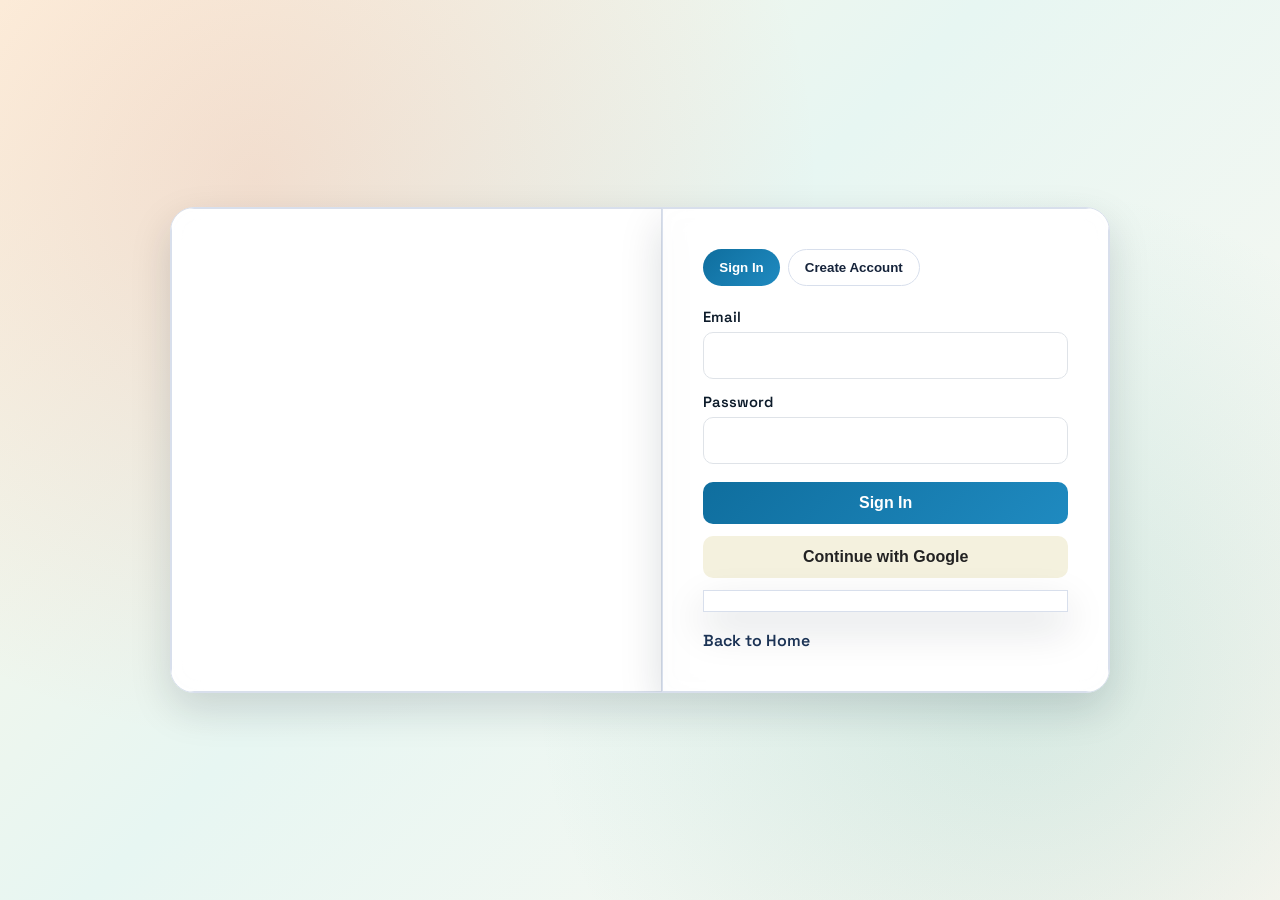
<file: login.html>
<!DOCTYPE html>
<html lang="en">
<head>
  <meta charset="UTF-8">
  <meta name="viewport" content="width=device-width, initial-scale=1.0">
  <title>GrowZone Login</title>
  <link rel="preconnect" href="https://fonts.googleapis.com">
  <link rel="preconnect" href="https://fonts.gstatic.com" crossorigin>
  <link href="https://fonts.googleapis.com/css2?family=Space+Grotesk:wght@400;500;600;700&family=Sora:wght@400;600;700&display=swap" rel="stylesheet">
  <link rel="stylesheet" href="site-theme.css">
  <style>
    :root {
      --ink: #0d1b2a;
      --accent: #e76f51;
      --accent-2: #2a9d8f;
      --sand: #f4f1de;
      --cloud: #ffffff;
      --muted: #6c757d;
      --radius: 16px;
      --shadow: 0 16px 40px rgba(13, 27, 42, 0.15);
    }

    * {
      box-sizing: border-box;
      margin: 0;
      padding: 0;
    }

    body {
      font-family: "Space Grotesk", sans-serif;
      color: var(--ink);
      min-height: 100vh;
      display: grid;
      place-items: center;
      background:
        radial-gradient(circle at 20% 20%, rgba(231, 111, 81, 0.18), transparent 45%),
        radial-gradient(circle at 80% 75%, rgba(42, 157, 143, 0.16), transparent 40%),
        linear-gradient(135deg, #fef6e4, #e7f6f2 45%, #fdf8f1);
      padding: 24px;
    }

    .auth-shell {
      width: min(940px, 100%);
      background: rgba(255, 255, 255, 0.86);
      backdrop-filter: blur(10px);
      border-radius: 24px;
      box-shadow: var(--shadow);
      display: grid;
      grid-template-columns: 1.1fr 1fr;
      overflow: hidden;
    }

    .auth-aside {
      padding: 48px 40px;
      color: #fff;
      background: linear-gradient(160deg, #1d3557, #457b9d 55%, #2a9d8f);
      display: flex;
      flex-direction: column;
      gap: 20px;
    }

    .auth-aside h1 {
      font-family: "Sora", sans-serif;
      font-size: 2rem;
      line-height: 1.2;
    }

    .auth-aside p {
      line-height: 1.6;
      color: rgba(255, 255, 255, 0.9);
    }

    .auth-main {
      padding: 40px;
      background: var(--cloud);
    }

    .tabs {
      display: flex;
      gap: 8px;
      margin-bottom: 22px;
    }

    .tab-btn {
      border: none;
      background: #f3f3f3;
      color: var(--ink);
      padding: 10px 16px;
      border-radius: 999px;
      cursor: pointer;
      font-weight: 600;
    }

    .tab-btn.active {
      background: var(--ink);
      color: #fff;
    }

    .form-block {
      display: none;
      animation: fadeIn 0.24s ease;
    }

    .form-block.active {
      display: block;
    }

    .field {
      margin-bottom: 14px;
    }

    label {
      display: block;
      font-size: 0.92rem;
      margin-bottom: 6px;
      font-weight: 600;
    }

    input {
      width: 100%;
      padding: 12px 13px;
      border-radius: 10px;
      border: 1px solid #dfe3e8;
      font-size: 1rem;
      font-family: inherit;
    }

    .btn {
      width: 100%;
      border: none;
      border-radius: 10px;
      padding: 12px;
      font-size: 1rem;
      font-weight: 600;
      cursor: pointer;
      margin-top: 4px;
    }

    .btn-primary {
      background: var(--ink);
      color: #fff;
    }

    .btn-google {
      background: var(--sand);
      color: #222;
      margin-top: 12px;
    }

    .status {
      min-height: 22px;
      margin-top: 12px;
      font-size: 0.92rem;
      color: var(--muted);
    }

    .home-link {
      display: inline-block;
      margin-top: 18px;
      color: #1d3557;
      font-weight: 600;
      text-decoration: none;
    }

    @keyframes fadeIn {
      from { opacity: 0; transform: translateY(8px); }
      to { opacity: 1; transform: translateY(0); }
    }

    @media (max-width: 900px) {
      .auth-shell {
        grid-template-columns: 1fr;
      }

      .auth-aside {
        padding: 32px 28px;
      }

      .auth-main {
        padding: 28px;
      }
    }
  </style>
</head>
<body>
  <div class="auth-shell">
    <aside class="auth-aside">
      <h1>Welcome to GrowZone AI</h1>
      <p>Sign in to save your growth plans, chat history, and startup strategy progress across all devices.</p>
      <p>Use your email account or continue with Google in one click.</p>
    </aside>

    <main class="auth-main">
      <div class="tabs">
        <button class="tab-btn active" id="signinTab" type="button">Sign In</button>
        <button class="tab-btn" id="signupTab" type="button">Create Account</button>
      </div>

      <section id="signinForm" class="form-block active">
        <div class="field">
          <label for="signinEmail">Email</label>
          <input id="signinEmail" type="email" autocomplete="email" required>
        </div>
        <div class="field">
          <label for="signinPassword">Password</label>
          <input id="signinPassword" type="password" autocomplete="current-password" required>
        </div>
        <button class="btn btn-primary" id="signinBtn" type="button">Sign In</button>
      </section>

      <section id="signupForm" class="form-block">
        <div class="field">
          <label for="signupName">Display Name</label>
          <input id="signupName" type="text" autocomplete="name" required>
        </div>
        <div class="field">
          <label for="signupEmail">Email</label>
          <input id="signupEmail" type="email" autocomplete="email" required>
        </div>
        <div class="field">
          <label for="signupPassword">Password</label>
          <input id="signupPassword" type="password" autocomplete="new-password" required>
        </div>
        <button class="btn btn-primary" id="signupBtn" type="button">Create Account</button>
      </section>

      <button class="btn btn-google" id="googleBtn" type="button">Continue with Google</button>
      <p class="status" id="authStatus"></p>
      <a class="home-link" href="index.html">Back to Home</a>
    </main>
  </div>

  <script type="module">
    import { supabase } from "./supabase-config.js";

    const signinTab = document.getElementById("signinTab");
    const signupTab = document.getElementById("signupTab");
    const signinForm = document.getElementById("signinForm");
    const signupForm = document.getElementById("signupForm");
    const statusEl = document.getElementById("authStatus");

    function showStatus(message, isError = false) {
      statusEl.textContent = message;
      statusEl.style.color = isError ? "#d62828" : "#2a9d8f";
    }

    function setTab(isSignin) {
      signinTab.classList.toggle("active", isSignin);
      signupTab.classList.toggle("active", !isSignin);
      signinForm.classList.toggle("active", isSignin);
      signupForm.classList.toggle("active", !isSignin);
      if (!isSignin) {
        window.location.hash = "signup";
      } else {
        history.replaceState(null, "", " ");
      }
    }

    signinTab.addEventListener("click", () => setTab(true));
    signupTab.addEventListener("click", () => setTab(false));

    if (window.location.hash === "#signup") {
      setTab(false);
    }

    supabase.auth.onAuthStateChange((_event, session) => {
      if (session?.user) {
        window.location.href = "dashboard.html";
      }
    });

    async function checkExistingSession() {
      const { data } = await supabase.auth.getSession();
      if (data.session?.user) {
        window.location.href = "dashboard.html";
      }
    }

    checkExistingSession();

    document.getElementById("signinBtn").addEventListener("click", async () => {
      const email = document.getElementById("signinEmail").value.trim();
      const password = document.getElementById("signinPassword").value;

      try {
        const { error } = await supabase.auth.signInWithPassword({ email, password });
        if (error) {
          throw error;
        }
        showStatus("Signed in successfully. Redirecting to dashboard...");
        setTimeout(() => {
          window.location.href = "dashboard.html";
        }, 500);
      } catch (error) {
        showStatus(error.message, true);
      }
    });

    document.getElementById("signupBtn").addEventListener("click", async () => {
      const name = document.getElementById("signupName").value.trim();
      const email = document.getElementById("signupEmail").value.trim();
      const password = document.getElementById("signupPassword").value;

      try {
        const { data, error } = await supabase.auth.signUp({
          email,
          password,
          options: {
            data: { display_name: name },
            emailRedirectTo: `${window.location.origin}/dashboard.html`
          }
        });

        if (error) {
          throw error;
        }

        if (!data.session) {
          showStatus("Account created. Please confirm your email before signing in.");
          return;
        }

        showStatus("Account created successfully. Redirecting to dashboard...");
        setTimeout(() => {
          window.location.href = "dashboard.html";
        }, 500);
      } catch (error) {
        showStatus(error.message, true);
      }
    });

    document.getElementById("googleBtn").addEventListener("click", async () => {
      try {
        const { error } = await supabase.auth.signInWithOAuth({
          provider: "google",
          options: {
            redirectTo: `${window.location.origin}/dashboard.html`
          }
        });

        if (error) {
          throw error;
        }
      } catch (error) {
        showStatus(error.message, true);
      }
    });
  </script>
</body>
</html>
</file>
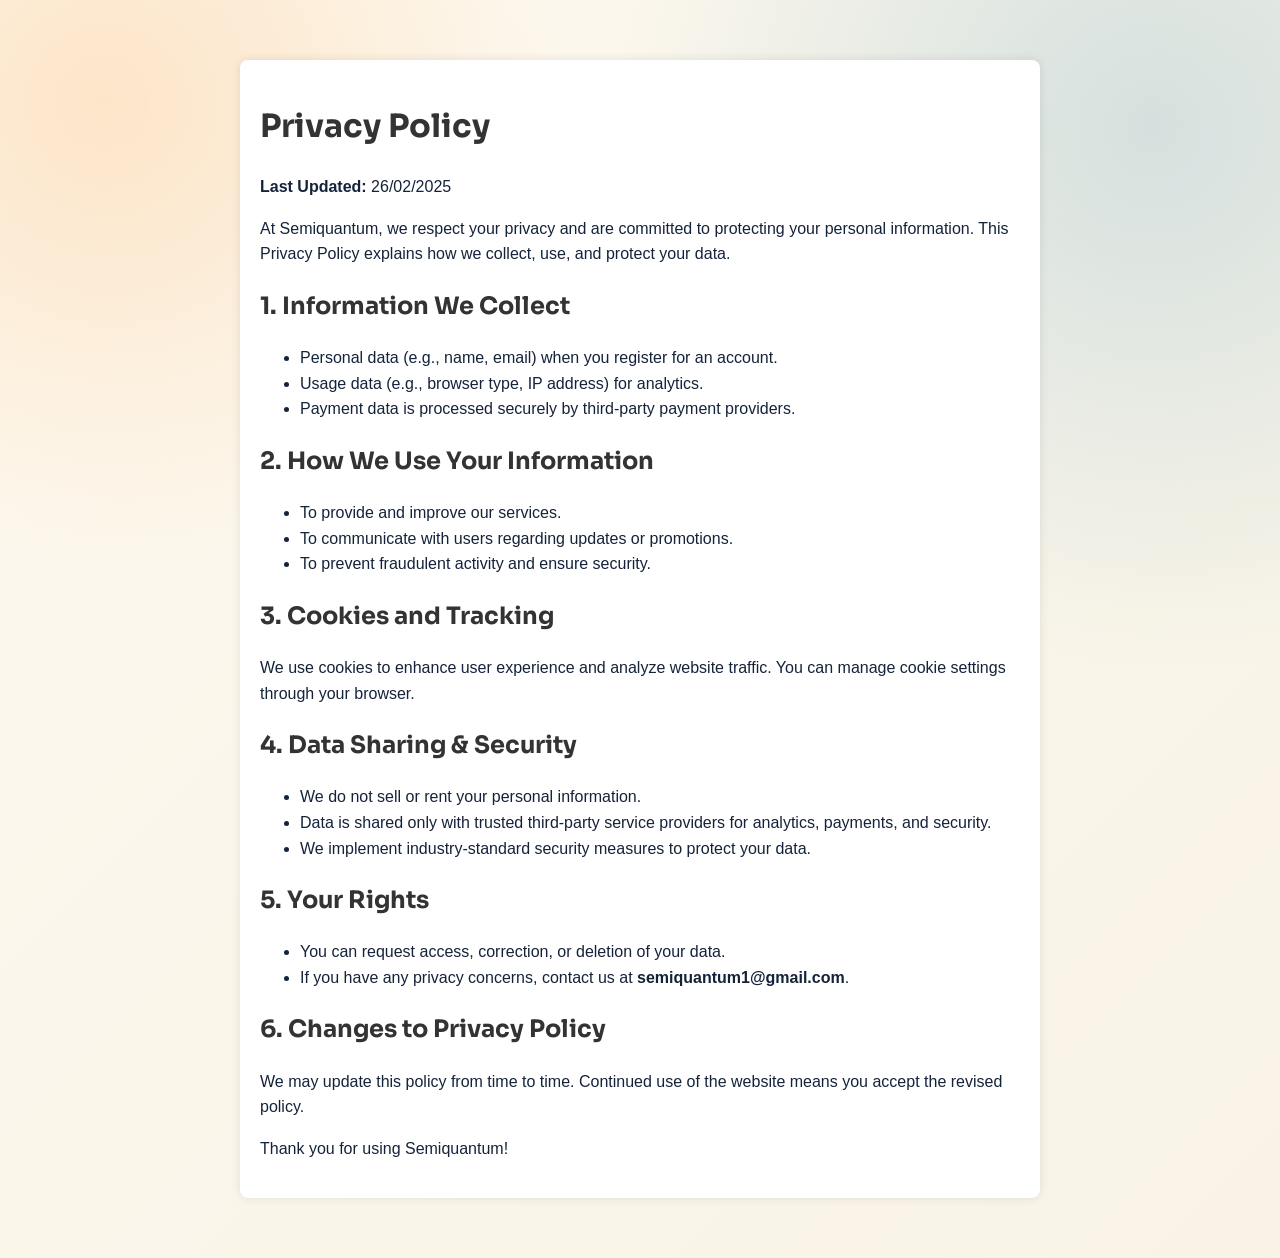
<file: privacy.html>
<!DOCTYPE html>
<html lang="en">
<head>
    <meta charset="UTF-8">
    <meta name="viewport" content="width=device-width, initial-scale=1.0">
    <title>Privacy Policy</title>
    <link rel="stylesheet" href="site-theme.css">
    <style>
        body {
            font-family: Arial, sans-serif;
            line-height: 1.6;
            margin: 40px;
            padding: 20px;
            background-color: #f4f4f4;
        }
        .container {
            max-width: 800px;
            margin: auto;
            background: #fff;
            padding: 20px;
            border-radius: 8px;
            box-shadow: 0 0 10px rgba(0, 0, 0, 0.1);
        }
        h1, h2 {
            color: #333;
        }
    </style>
</head>
<body>
    <div class="container">
        <h1>Privacy Policy</h1>
        <p><strong>Last Updated:</strong> 26/02/2025</p>
        <p>At Semiquantum, we respect your privacy and are committed to protecting your personal information. This Privacy Policy explains how we collect, use, and protect your data.</p>
        
        <h2>1. Information We Collect</h2>
        <ul>
            <li>Personal data (e.g., name, email) when you register for an account.</li>
            <li>Usage data (e.g., browser type, IP address) for analytics.</li>
            <li>Payment data is processed securely by third-party payment providers.</li>
        </ul>
        
        <h2>2. How We Use Your Information</h2>
        <ul>
            <li>To provide and improve our services.</li>
            <li>To communicate with users regarding updates or promotions.</li>
            <li>To prevent fraudulent activity and ensure security.</li>
        </ul>
        
        <h2>3. Cookies and Tracking</h2>
        <p>We use cookies to enhance user experience and analyze website traffic. You can manage cookie settings through your browser.</p>
        
        <h2>4. Data Sharing & Security</h2>
        <ul>
            <li>We do not sell or rent your personal information.</li>
            <li>Data is shared only with trusted third-party service providers for analytics, payments, and security.</li>
            <li>We implement industry-standard security measures to protect your data.</li>
        </ul>
        
        <h2>5. Your Rights</h2>
        <ul>
            <li>You can request access, correction, or deletion of your data.</li>
            <li>If you have any privacy concerns, contact us at <strong>semiquantum1@gmail.com</strong>.</li>
        </ul>
        
        <h2>6. Changes to Privacy Policy</h2>
        <p>We may update this policy from time to time. Continued use of the website means you accept the revised policy.</p>
        
        
        
        <p>Thank you for using Semiquantum!</p>
    </div>
</body>
</html>
</file>
<file: saas-platform.css>
:root {
  --bg: #f4f7fb;
  --surface: #ffffff;
  --surface-soft: #f7fafc;
  --ink: #0f2236;
  --ink-muted: #5d7084;
  --brand: #0f6b95;
  --brand-2: #1d9ac9;
  --accent: #f08a24;
  --danger: #c0392b;
  --ok: #1f8f4d;
  --warning: #c27d00;
  --border: #d6e4ee;
  --radius-sm: 10px;
  --radius-md: 14px;
  --radius-lg: 22px;
  --shadow-sm: 0 8px 24px rgba(15, 34, 54, 0.08);
  --shadow-md: 0 18px 44px rgba(15, 34, 54, 0.13);
  --space-2: 8px;
  --space-3: 12px;
  --space-4: 16px;
  --space-5: 20px;
  --space-6: 24px;
  --space-7: 32px;
  --space-8: 40px;
  --space-9: 56px;
  --space-10: 72px;
  --transition: 240ms ease;
}

* {
  box-sizing: border-box;
}

html {
  scroll-behavior: smooth;
}

body {
  margin: 0;
  font-family: "Plus Jakarta Sans", sans-serif;
  color: var(--ink);
  background:
    radial-gradient(circle at 10% 0%, rgba(240, 138, 36, 0.12), transparent 28%),
    radial-gradient(circle at 90% 0%, rgba(15, 107, 149, 0.14), transparent 35%),
    linear-gradient(135deg, #f8fbff, var(--bg));
}

h1,
h2,
h3,
h4,
.brand-text {
  margin: 0;
  font-family: "Manrope", sans-serif;
  letter-spacing: -0.02em;
}

p {
  margin: 0;
  color: var(--ink-muted);
}

a {
  color: inherit;
  text-decoration: none;
}

.container {
  width: min(1180px, 100% - 32px);
  margin: 0 auto;
}

.site-header {
  position: sticky;
  top: 0;
  z-index: 40;
  background: rgba(255, 255, 255, 0.82);
  border-bottom: 1px solid var(--border);
  backdrop-filter: blur(10px);
}

.header-wrap {
  position: relative;
  display: flex;
  align-items: center;
  gap: var(--space-5);
  padding: var(--space-4) 0;
}

.brand-link {
  display: inline-flex;
  align-items: center;
  gap: var(--space-3);
  font-weight: 800;
}

.brand-orb {
  width: 14px;
  height: 14px;
  border-radius: 50%;
  background: linear-gradient(135deg, var(--brand), var(--accent));
  box-shadow: 0 0 0 8px rgba(15, 107, 149, 0.12);
}

.brand-text {
  font-size: 1.1rem;
}

.site-nav {
  display: flex;
  align-items: center;
  gap: var(--space-5);
  margin-left: auto;
}

.site-nav a {
  color: var(--ink-muted);
  font-weight: 600;
  transition: color var(--transition);
}

.site-nav a.active,
.site-nav a:hover {
  color: var(--brand);
}

.header-actions {
  display: flex;
  align-items: center;
  gap: var(--space-3);
}

.btn {
  border: 1px solid transparent;
  border-radius: var(--radius-sm);
  padding: 11px 16px;
  font-weight: 700;
  font-family: inherit;
  font-size: 0.95rem;
  cursor: pointer;
  transition: transform var(--transition), box-shadow var(--transition), background var(--transition), border-color var(--transition);
  min-height: 44px;
  display: inline-flex;
  align-items: center;
  justify-content: center;
}

.btn:hover {
  transform: translateY(-1px);
}

.btn:focus-visible,
.menu-toggle:focus-visible,
.faq-question:focus-visible,
.quick-action:focus-visible,
input:focus-visible {
  outline: 3px solid rgba(15, 107, 149, 0.25);
  outline-offset: 2px;
}

.btn-primary {
  background: linear-gradient(135deg, var(--brand), var(--brand-2));
  color: #fff;
  box-shadow: var(--shadow-sm);
}

.btn-ghost {
  background: rgba(255, 255, 255, 0.8);
  border-color: var(--border);
  color: var(--ink);
}

.btn-lg {
  padding: 13px 20px;
}

.profile-toggle {
  width: 44px;
  height: 44px;
  border: none;
  border-radius: 50%;
  background: linear-gradient(135deg, var(--brand), var(--brand-2));
  color: #fff;
  cursor: pointer;
}

.profile-dropdown {
  position: absolute;
  right: 0;
  top: calc(100% + 8px);
  min-width: 220px;
  display: none;
  flex-direction: column;
  background: var(--surface);
  border: 1px solid var(--border);
  border-radius: var(--radius-md);
  box-shadow: var(--shadow-sm);
  overflow: hidden;
}

.profile-dropdown.show {
  display: flex;
}

.profile-dropdown a,
.profile-dropdown button {
  border: none;
  background: none;
  text-align: left;
  width: 100%;
  padding: 12px 14px;
  cursor: pointer;
  font-family: inherit;
}

.profile-dropdown a:hover,
.profile-dropdown button:hover {
  background: #f1f7fb;
}

.menu-toggle {
  display: none;
  border: 1px solid var(--border);
  background: var(--surface);
  border-radius: var(--radius-sm);
  min-width: 44px;
  min-height: 44px;
  cursor: pointer;
}

.eyebrow {
  display: inline-flex;
  align-items: center;
  gap: 8px;
  font-size: 0.82rem;
  font-weight: 800;
  text-transform: uppercase;
  letter-spacing: 0.09em;
  color: var(--brand);
}

.chip {
  display: inline-flex;
  align-items: center;
  border-radius: 999px;
  border: 1px solid var(--border);
  background: var(--surface-soft);
  color: var(--ink);
  font-size: 0.75rem;
  font-weight: 700;
  padding: 6px 10px;
}

.chip-ok {
  border-color: rgba(31, 143, 77, 0.4);
  background: rgba(31, 143, 77, 0.13);
  color: var(--ok);
}

.chip-accent {
  border-color: rgba(240, 138, 36, 0.5);
  background: rgba(240, 138, 36, 0.14);
  color: #a65500;
}

.section {
  padding: var(--space-10) 0;
}

.section-head {
  max-width: 760px;
  margin-bottom: var(--space-8);
}

.section-head h2 {
  font-size: clamp(1.7rem, 3.2vw, 2.4rem);
  margin-top: var(--space-3);
}

.section-head p {
  margin-top: var(--space-3);
  font-size: 1.02rem;
}

.hero-section {
  padding: var(--space-10) 0 var(--space-9);
}

.hero-grid {
  display: grid;
  grid-template-columns: 1.1fr 1fr;
  gap: var(--space-8);
  align-items: center;
}

.hero-copy h1 {
  margin-top: var(--space-4);
  font-size: clamp(2.2rem, 4.8vw, 3.6rem);
  line-height: 1.06;
  text-wrap: balance;
}

.hero-copy p {
  margin-top: var(--space-4);
  font-size: 1.1rem;
  max-width: 60ch;
}

.hero-cta-row {
  margin-top: var(--space-6);
  display: flex;
  flex-wrap: wrap;
  gap: var(--space-3);
}

.metric-row {
  margin-top: var(--space-7);
  display: grid;
  grid-template-columns: repeat(3, minmax(0, 1fr));
  gap: var(--space-3);
}

.metric-card {
  border: 1px solid var(--border);
  border-radius: var(--radius-md);
  padding: var(--space-4);
  background: rgba(255, 255, 255, 0.72);
}

.metric-card strong {
  display: block;
  font-size: 1.35rem;
  font-family: "Manrope", sans-serif;
}

.metric-card span {
  font-size: 0.86rem;
  color: var(--ink-muted);
}

.hero-visual {
  display: flex;
  justify-content: flex-end;
}

.glass-card {
  border: 1px solid var(--border);
  border-radius: var(--radius-lg);
  background: rgba(255, 255, 255, 0.86);
  box-shadow: var(--shadow-md);
  backdrop-filter: blur(10px);
}

.dashboard-preview {
  width: min(460px, 100%);
  padding: var(--space-6);
}

.preview-top {
  display: flex;
  gap: var(--space-2);
  margin-bottom: var(--space-4);
}

.dashboard-preview h2 {
  font-size: 1.5rem;
}

.preview-bars {
  margin-top: var(--space-5);
  display: grid;
  gap: var(--space-3);
}

.preview-bars div {
  display: grid;
  gap: 8px;
}

.preview-bars span {
  font-size: 0.88rem;
  color: var(--ink-muted);
}

.preview-bars b {
  display: block;
  height: 8px;
  border-radius: 999px;
  background: linear-gradient(135deg, var(--brand), var(--brand-2));
}

.preview-foot {
  margin-top: var(--space-5);
  border-top: 1px solid var(--border);
  padding-top: var(--space-4);
}

.preview-foot ul {
  margin: 8px 0 0;
  padding-left: 18px;
  color: var(--ink-muted);
}

.preview-foot li + li {
  margin-top: 8px;
}

.section-features {
  background: linear-gradient(180deg, rgba(255, 255, 255, 0.4), rgba(255, 255, 255, 0.86));
}

.feature-grid {
  display: grid;
  grid-template-columns: repeat(3, minmax(0, 1fr));
  gap: var(--space-4);
}

.feature-card {
  border: 1px solid var(--border);
  border-radius: var(--radius-md);
  background: var(--surface);
  padding: var(--space-5);
  box-shadow: var(--shadow-sm);
  transition: transform var(--transition), border-color var(--transition);
}

.feature-card i {
  color: var(--brand);
  font-size: 1.2rem;
}

.feature-card h3 {
  margin-top: var(--space-4);
  font-size: 1.1rem;
}

.feature-card p {
  margin-top: var(--space-3);
  font-size: 0.94rem;
}

.feature-card:hover {
  transform: translateY(-4px);
  border-color: #b8d5e5;
}

.steps-grid {
  display: grid;
  grid-template-columns: repeat(4, minmax(0, 1fr));
  gap: var(--space-4);
}

.step-card {
  border: 1px solid var(--border);
  border-radius: var(--radius-md);
  background: var(--surface);
  padding: var(--space-5);
  position: relative;
}

.step-index {
  display: inline-flex;
  width: 42px;
  height: 42px;
  border-radius: 50%;
  align-items: center;
  justify-content: center;
  background: rgba(15, 107, 149, 0.12);
  color: var(--brand);
  font-weight: 800;
}

.step-card h3 {
  margin-top: var(--space-4);
  font-size: 1.04rem;
}

.step-card p {
  margin-top: var(--space-3);
  font-size: 0.92rem;
}

.testimonial-grid {
  display: grid;
  grid-template-columns: repeat(3, minmax(0, 1fr));
  gap: var(--space-4);
}

.testimonial-card {
  border: 1px solid var(--border);
  border-radius: var(--radius-md);
  background: var(--surface);
  padding: var(--space-5);
  box-shadow: var(--shadow-sm);
}

.testimonial-card p {
  font-size: 0.95rem;
  line-height: 1.65;
}

.author {
  margin-top: var(--space-4);
  display: grid;
  gap: 4px;
}

.author strong {
  font-family: "Manrope", sans-serif;
}

.author span {
  color: var(--ink-muted);
  font-size: 0.88rem;
}

.pricing-grid {
  display: grid;
  grid-template-columns: repeat(3, minmax(0, 1fr));
  gap: var(--space-4);
}

.price-card {
  border: 1px solid var(--border);
  border-radius: var(--radius-md);
  background: var(--surface);
  padding: var(--space-6);
  display: grid;
  gap: var(--space-4);
}

.price-card.featured {
  border: 1px solid #aacfe1;
  box-shadow: var(--shadow-md);
}

.price {
  font-family: "Manrope", sans-serif;
  font-size: 2rem;
  color: var(--ink);
}

.price span {
  font-size: 1rem;
  color: var(--ink-muted);
}

.price-card ul {
  margin: 0;
  padding-left: 18px;
  color: var(--ink-muted);
  display: grid;
  gap: var(--space-2);
}

.faq-list {
  display: grid;
  gap: var(--space-3);
}

.faq-item {
  border: 1px solid var(--border);
  border-radius: var(--radius-md);
  background: var(--surface);
  overflow: hidden;
}

.faq-question {
  width: 100%;
  border: none;
  background: transparent;
  text-align: left;
  font-family: "Manrope", sans-serif;
  font-weight: 700;
  padding: 18px 20px;
  cursor: pointer;
  position: relative;
}

.faq-question::after {
  content: "+";
  position: absolute;
  right: 20px;
  top: 50%;
  transform: translateY(-50%);
  font-size: 1.2rem;
  color: var(--ink-muted);
}

.faq-question[aria-expanded="true"]::after {
  content: "-";
}

.faq-answer {
  padding: 0 20px 18px;
}

.site-footer {
  margin-top: var(--space-10);
  background: #0f2236;
  color: #dae8f2;
  padding-top: var(--space-9);
}

.footer-grid {
  display: grid;
  grid-template-columns: 1.4fr 1fr 1fr 1fr;
  gap: var(--space-6);
}

.site-footer h2,
.site-footer h3 {
  color: #fff;
}

.site-footer p {
  margin-top: var(--space-3);
  color: #a9c0d1;
}

.site-footer ul {
  list-style: none;
  margin: var(--space-3) 0 0;
  padding: 0;
  display: grid;
  gap: var(--space-2);
}

.site-footer a {
  color: #d6e7f2;
}

.social-row {
  margin-top: var(--space-4);
  display: flex;
  gap: var(--space-3);
}

.social-row a {
  width: 36px;
  height: 36px;
  border-radius: 50%;
  border: 1px solid rgba(255, 255, 255, 0.2);
  display: inline-flex;
  align-items: center;
  justify-content: center;
}

.footer-bottom {
  padding: var(--space-6) 0;
  margin-top: var(--space-7);
  border-top: 1px solid rgba(255, 255, 255, 0.15);
}

.footer-bottom p {
  color: #9eb6c9;
}

.dashboard-main {
  padding: var(--space-8) 0 var(--space-9);
}

.dashboard-intro {
  display: flex;
  align-items: flex-start;
  justify-content: space-between;
  gap: var(--space-5);
  margin-bottom: var(--space-6);
}

.dashboard-intro h1 {
  margin-top: var(--space-3);
  font-size: clamp(1.6rem, 3vw, 2.4rem);
}

.dashboard-intro p {
  margin-top: var(--space-3);
  max-width: 56ch;
}

.dashboard-intro-actions {
  display: flex;
  align-items: center;
  gap: var(--space-3);
  flex-wrap: wrap;
}

.page-banner {
  border: 1px solid rgba(192, 57, 43, 0.35);
  background: rgba(192, 57, 43, 0.08);
  color: #7d241b;
  border-radius: var(--radius-sm);
  padding: 12px 14px;
  margin-bottom: var(--space-5);
}

.skeleton-grid {
  display: grid;
  grid-template-columns: repeat(2, minmax(0, 1fr));
  gap: var(--space-4);
}

.skeleton-block {
  border-radius: var(--radius-md);
  background: linear-gradient(90deg, #ecf2f7 20%, #f5f8fb 35%, #ecf2f7 55%);
  background-size: 240% 100%;
  animation: pulse 1.5s linear infinite;
}

.h-120 {
  height: 120px;
}

.h-90 {
  height: 90px;
}

@keyframes pulse {
  to {
    background-position: -240% 0;
  }
}

.dashboard-grid {
  display: grid;
  grid-template-columns: repeat(2, minmax(0, 1fr));
  gap: var(--space-4);
}

.panel-card {
  border: 1px solid var(--border);
  border-radius: var(--radius-md);
  background: var(--surface);
  padding: var(--space-5);
  box-shadow: var(--shadow-sm);
}

.panel-head {
  display: flex;
  align-items: center;
  justify-content: space-between;
  gap: var(--space-3);
  margin-bottom: var(--space-4);
}

.panel-head h2 {
  font-size: 1.15rem;
}

.kv-grid {
  display: grid;
  grid-template-columns: repeat(2, minmax(0, 1fr));
  gap: var(--space-4);
}

.kv-grid.compact {
  grid-template-columns: repeat(3, minmax(0, 1fr));
}

.kv-grid span {
  display: block;
  color: var(--ink-muted);
  font-size: 0.85rem;
}

.kv-grid strong {
  display: block;
  margin-top: 6px;
  font-size: 1rem;
}

.panel-actions {
  margin-top: var(--space-5);
  display: flex;
  gap: var(--space-3);
  flex-wrap: wrap;
}

.span-2 {
  grid-column: span 2;
}

.usage-grid {
  display: grid;
  gap: var(--space-4);
}

.usage-head {
  display: flex;
  justify-content: space-between;
  gap: var(--space-3);
  margin-bottom: 10px;
}

.usage-head span {
  color: var(--ink-muted);
}

.progress {
  height: 10px;
  border-radius: 999px;
  background: #e6eef4;
  overflow: hidden;
}

.progress > div {
  height: 100%;
  width: 0;
  transition: width 400ms ease;
  background: linear-gradient(135deg, var(--brand), var(--brand-2));
}

.usage-note {
  border: 1px dashed var(--border);
  border-radius: var(--radius-sm);
  padding: 12px;
  color: var(--ink-muted);
  font-size: 0.9rem;
}

.quick-action-grid {
  display: grid;
  grid-template-columns: repeat(3, minmax(0, 1fr));
  gap: var(--space-3);
}

.quick-action {
  border: 1px solid var(--border);
  border-radius: var(--radius-sm);
  background: #f8fbfe;
  padding: 14px;
  display: grid;
  gap: 8px;
  font-weight: 700;
  transition: transform var(--transition), border-color var(--transition);
}

.quick-action i {
  color: var(--brand);
}

.quick-action:hover {
  transform: translateY(-2px);
  border-color: #b8d6e6;
}

.integration-list {
  margin: 0;
  padding: 0;
  list-style: none;
  display: grid;
  gap: var(--space-3);
}

.integration-list li {
  display: flex;
  justify-content: space-between;
  gap: var(--space-3);
  border: 1px solid var(--border);
  border-radius: var(--radius-sm);
  padding: 11px 12px;
}

.integration-list b {
  color: var(--ok);
}

.integration-list b.pending {
  color: var(--warning);
}

.activity-grid {
  display: grid;
  grid-template-columns: repeat(3, minmax(0, 1fr));
  gap: var(--space-4);
}

.activity-grid h3 {
  font-size: 0.95rem;
  margin-bottom: var(--space-3);
}

.activity-list {
  list-style: none;
  margin: 0;
  padding: 0;
  display: grid;
  gap: var(--space-2);
}

.activity-list li {
  border: 1px solid var(--border);
  border-radius: var(--radius-sm);
  padding: 10px 12px;
  background: #fbfdff;
}

.activity-list li strong {
  display: block;
  font-size: 0.9rem;
}

.activity-list li span {
  display: block;
  margin-top: 4px;
  font-size: 0.8rem;
  color: var(--ink-muted);
}

.empty-state {
  border: 1px dashed var(--border);
  border-radius: var(--radius-sm);
  padding: 12px;
  font-size: 0.88rem;
  color: var(--ink-muted);
}

.settings-grid {
  display: grid;
  grid-template-columns: repeat(2, minmax(0, 1fr));
  gap: var(--space-4);
}

.settings-card {
  border: 1px solid var(--border);
  border-radius: var(--radius-sm);
  background: #fbfdff;
  padding: var(--space-4);
  display: grid;
  gap: var(--space-3);
}

.settings-card h3 {
  font-size: 1rem;
}

.settings-card label {
  font-weight: 600;
  color: var(--ink-muted);
  font-size: 0.86rem;
}

.settings-card input {
  min-height: 42px;
  border: 1px solid var(--border);
  border-radius: 10px;
  padding: 0 12px;
  font-family: inherit;
}

.api-key-row {
  display: flex;
  align-items: center;
  justify-content: space-between;
  gap: var(--space-3);
  border: 1px dashed var(--border);
  border-radius: 10px;
  padding: 10px;
}

.api-key-row code {
  font-size: 0.76rem;
  color: var(--ink-muted);
}

.status-inline {
  margin-top: var(--space-4);
  font-size: 0.9rem;
  color: var(--ink-muted);
}

.revealed {
  opacity: 1;
  transform: none;
}

[data-reveal] {
  opacity: 0;
  transform: translateY(12px);
  transition: opacity 460ms ease, transform 460ms ease;
}

[data-reveal].revealed {
  opacity: 1;
  transform: translateY(0);
}

@media (max-width: 1080px) {
  .feature-grid,
  .testimonial-grid,
  .pricing-grid {
    grid-template-columns: repeat(2, minmax(0, 1fr));
  }

  .steps-grid {
    grid-template-columns: repeat(2, minmax(0, 1fr));
  }

  .activity-grid {
    grid-template-columns: 1fr;
  }
}

@media (max-width: 900px) {
  .menu-toggle {
    display: inline-flex;
    align-items: center;
    justify-content: center;
    margin-left: auto;
  }

  .site-nav {
    position: absolute;
    left: 0;
    right: 0;
    top: calc(100% + 1px);
    background: var(--surface);
    border-bottom: 1px solid var(--border);
    display: none;
    flex-direction: column;
    align-items: stretch;
    gap: 0;
    margin: 0;
  }

  .site-nav a {
    padding: 14px 16px;
    border-top: 1px solid #edf3f8;
  }

  .site-nav.open {
    display: flex;
  }

  .header-actions {
    margin-left: 0;
  }

  .hero-grid,
  .dashboard-grid,
  .footer-grid,
  .settings-grid,
  .kv-grid,
  .kv-grid.compact,
  .quick-action-grid,
  .pricing-grid,
  .testimonial-grid,
  .feature-grid,
  .steps-grid {
    grid-template-columns: 1fr;
  }

  .metric-row {
    grid-template-columns: 1fr;
  }

  .span-2 {
    grid-column: span 1;
  }

  .dashboard-intro {
    flex-direction: column;
    align-items: stretch;
  }

  .skeleton-grid {
    grid-template-columns: 1fr;
  }

  .profile-dropdown {
    right: 12px;
  }
}

@media (max-width: 640px) {
  .container {
    width: min(1180px, 100% - 22px);
  }

  .header-actions .btn {
    padding: 10px 12px;
    font-size: 0.86rem;
  }

  .hero-copy h1 {
    font-size: 2rem;
  }

  .section {
    padding: var(--space-9) 0;
  }
}
</file>
<file: site-theme.css>
@import url('https://fonts.googleapis.com/css2?family=Sora:wght@500;600;700;800&family=Space+Grotesk:wght@400;500;600;700&display=swap');

:root {
  --primary: #0f6e9e;
  --secondary: #153448;
  --accent: #f77f00;
  --background: #f8f3e6;
  --text: #15233a;
  --text-light: #5d6b78;
  --border: #d8dfec;
  --white: #ffffff;
  --shadow: 0 12px 28px rgba(20, 35, 58, 0.12);
  --transition: all 0.3s ease;
}

.dark-theme {
  --primary: #4aa3d8;
  --secondary: #ecf3ff;
  --accent: #ffb65a;
  --background: #0f1b2d;
  --text: #ecf3ff;
  --text-light: #9db0c4;
  --border: #223a50;
  --white: #17283b;
  --shadow: 0 12px 28px rgba(0, 0, 0, 0.24);
}

* {
  box-sizing: border-box;
}

html {
  scroll-behavior: smooth;
}

body {
  font-family: 'Space Grotesk', sans-serif;
  color: var(--text);
  background:
    radial-gradient(circle at 8% 8%, rgba(247, 127, 0, 0.16), transparent 28%),
    radial-gradient(circle at 90% 10%, rgba(15, 110, 158, 0.16), transparent 34%),
    linear-gradient(135deg, #fef9ef, var(--background));
  transition: var(--transition);
}

h1, h2, h3, h4, .logo, .brand, .brand-name, .section-title, .hero h1, .about-hero h1, .features-hero h1, .pricing-hero h1, .contact-hero h1 {
  font-family: 'Sora', sans-serif;
}

a {
  transition: var(--transition);
}

.container {
  width: 100%;
  max-width: 1200px;
  margin: 0 auto;
  padding-inline: 20px;
}

header {
  background: rgba(255, 249, 238, 0.86);
  backdrop-filter: blur(10px);
  border-bottom: 1px solid var(--border);
  box-shadow: 0 8px 24px rgba(20, 35, 58, 0.05);
}

.dark-theme header {
  background: rgba(17, 30, 47, 0.92);
}

.logo,
.brand,
.brand a {
  color: var(--primary) !important;
  letter-spacing: 0.02em;
}

.nav-links a,
.theme-toggle,
.mobile-menu-btn {
  color: var(--text) !important;
}

.nav-links a:hover,
.nav-links a.active {
  color: var(--primary) !important;
}

.btn,
.btn-primary,
.btn-secondary,
.btn-outline,
.action-button,
.send-button,
.tab-btn,
.profile-toggle {
  border-radius: 12px;
  transition: var(--transition);
}

.btn-primary,
.send-button,
.profile-toggle,
.tab-btn.active {
  background: linear-gradient(135deg, var(--primary), #1f8ac0) !important;
  color: #fff !important;
  border: none !important;
}

.btn-primary:hover,
.send-button:hover,
.profile-toggle:hover {
  transform: translateY(-2px);
  box-shadow: var(--shadow);
}

.btn-secondary,
.btn-outline,
.action-button,
.tab-btn,
.btn-ghost {
  background: rgba(255, 255, 255, 0.76) !important;
  color: var(--text) !important;
  border: 1px solid var(--border) !important;
}

.btn-secondary:hover,
.btn-outline:hover,
.action-button:hover,
.tab-btn:hover,
.btn-ghost:hover {
  border-color: var(--primary) !important;
  color: var(--primary) !important;
  background: rgba(15, 110, 158, 0.08) !important;
}

.hero,
.about-hero,
.features-hero,
.pricing-hero,
.contact-hero,
.dashboard-hero,
.chat-header {
  background: linear-gradient(135deg, rgba(15, 110, 158, 0.12), rgba(247, 127, 0, 0.14)) !important;
}

.about-hero,
.features-hero,
.pricing-hero,
.contact-hero {
  color: var(--white) !important;
  background: linear-gradient(135deg, var(--primary), #194c72 60%, #f08a24) !important;
}

.about-hero::before,
.features-hero::before,
.pricing-hero::before,
.contact-hero::before {
  opacity: 0.12 !important;
}

.section-title,
.section-subtitle,
.hero-subtitle,
.hero p,
.about-hero p,
.features-hero p,
.pricing-hero p,
.contact-hero p,
.muted,
.text-light,
.description,
.section-description {
  color: var(--text-light) !important;
}

.feature-card,
.benefit-card,
.plan-card,
.contact-form,
.contact-info,
.social-card,
.mission-card,
.value-card,
.panel,
.status,
.auth-shell,
.auth-main,
.auth-aside,
.chat-container,
.chat-input-container,
.chat-header,
.dashboard-card,
.quick,
.card,
.info-card,
.pricing-card,
.faq-item {
  background: rgba(255, 255, 255, 0.88) !important;
  border: 1px solid var(--border) !important;
  box-shadow: var(--shadow) !important;
  backdrop-filter: blur(10px);
}

.dark-theme .feature-card,
.dark-theme .benefit-card,
.dark-theme .plan-card,
.dark-theme .contact-form,
.dark-theme .contact-info,
.dark-theme .social-card,
.dark-theme .mission-card,
.dark-theme .value-card,
.dark-theme .panel,
.dark-theme .status,
.dark-theme .auth-shell,
.dark-theme .auth-main,
.dark-theme .auth-aside,
.dark-theme .chat-container,
.dark-theme .chat-input-container,
.dark-theme .chat-header,
.dark-theme .dashboard-card,
.dark-theme .quick,
.dark-theme .card,
.dark-theme .info-card,
.dark-theme .pricing-card,
.dark-theme .faq-item {
  background: rgba(23, 40, 59, 0.92) !important;
  border-color: var(--border) !important;
}

.status-badge {
  background: rgba(15, 110, 158, 0.14) !important;
  border-color: rgba(15, 110, 158, 0.24) !important;
  color: var(--secondary) !important;
}

.profile-dropdown {
  background: var(--white) !important;
  border: 1px solid var(--border) !important;
  box-shadow: var(--shadow) !important;
}

.profile-dropdown a:hover,
.profile-dropdown button:hover {
  background: rgba(15, 110, 158, 0.08) !important;
}

.chat-input {
  background: var(--background) !important;
  border-color: var(--border) !important;
  color: var(--text) !important;
}

.chat-input:focus,
.contact-form input:focus,
.contact-form textarea:focus,
.auth-main input:focus {
  outline: none;
  border-color: var(--primary) !important;
  box-shadow: 0 0 0 3px rgba(15, 110, 158, 0.14) !important;
}

.chat-messages {
  scroll-behavior: smooth;
}

.message.user .message-content {
  background: linear-gradient(135deg, var(--primary), #1f8ac0) !important;
}

.message.bot .message-content {
  background: var(--white) !important;
  border: 1px solid var(--border) !important;
}

.footer,
footer {
  background: rgba(21, 35, 58, 0.96) !important;
  color: #fff !important;
}

.footer a,
footer a {
  color: #d8edf8 !important;
}

.section-title,
.hero h1,
.about-hero h1,
.features-hero h1,
.pricing-hero h1,
.contact-hero h1 {
  color: var(--text) !important;
}

.about-hero h1,
.features-hero h1,
.pricing-hero h1,
.contact-hero h1,
.about-hero p,
.features-hero p,
.pricing-hero p,
.contact-hero p {
  color: #fff !important;
}

.hero,
.hero-content,
.hero-image {
  position: relative;
}

@media (max-width: 768px) {
  .container {
    padding-inline: 12px;
  }

  header {
    padding-block: 14px;
  }

  .hero,
  .about-hero,
  .features-hero,
  .pricing-hero,
  .contact-hero {
    padding-block: 72px 48px !important;
  }
}
</file>
